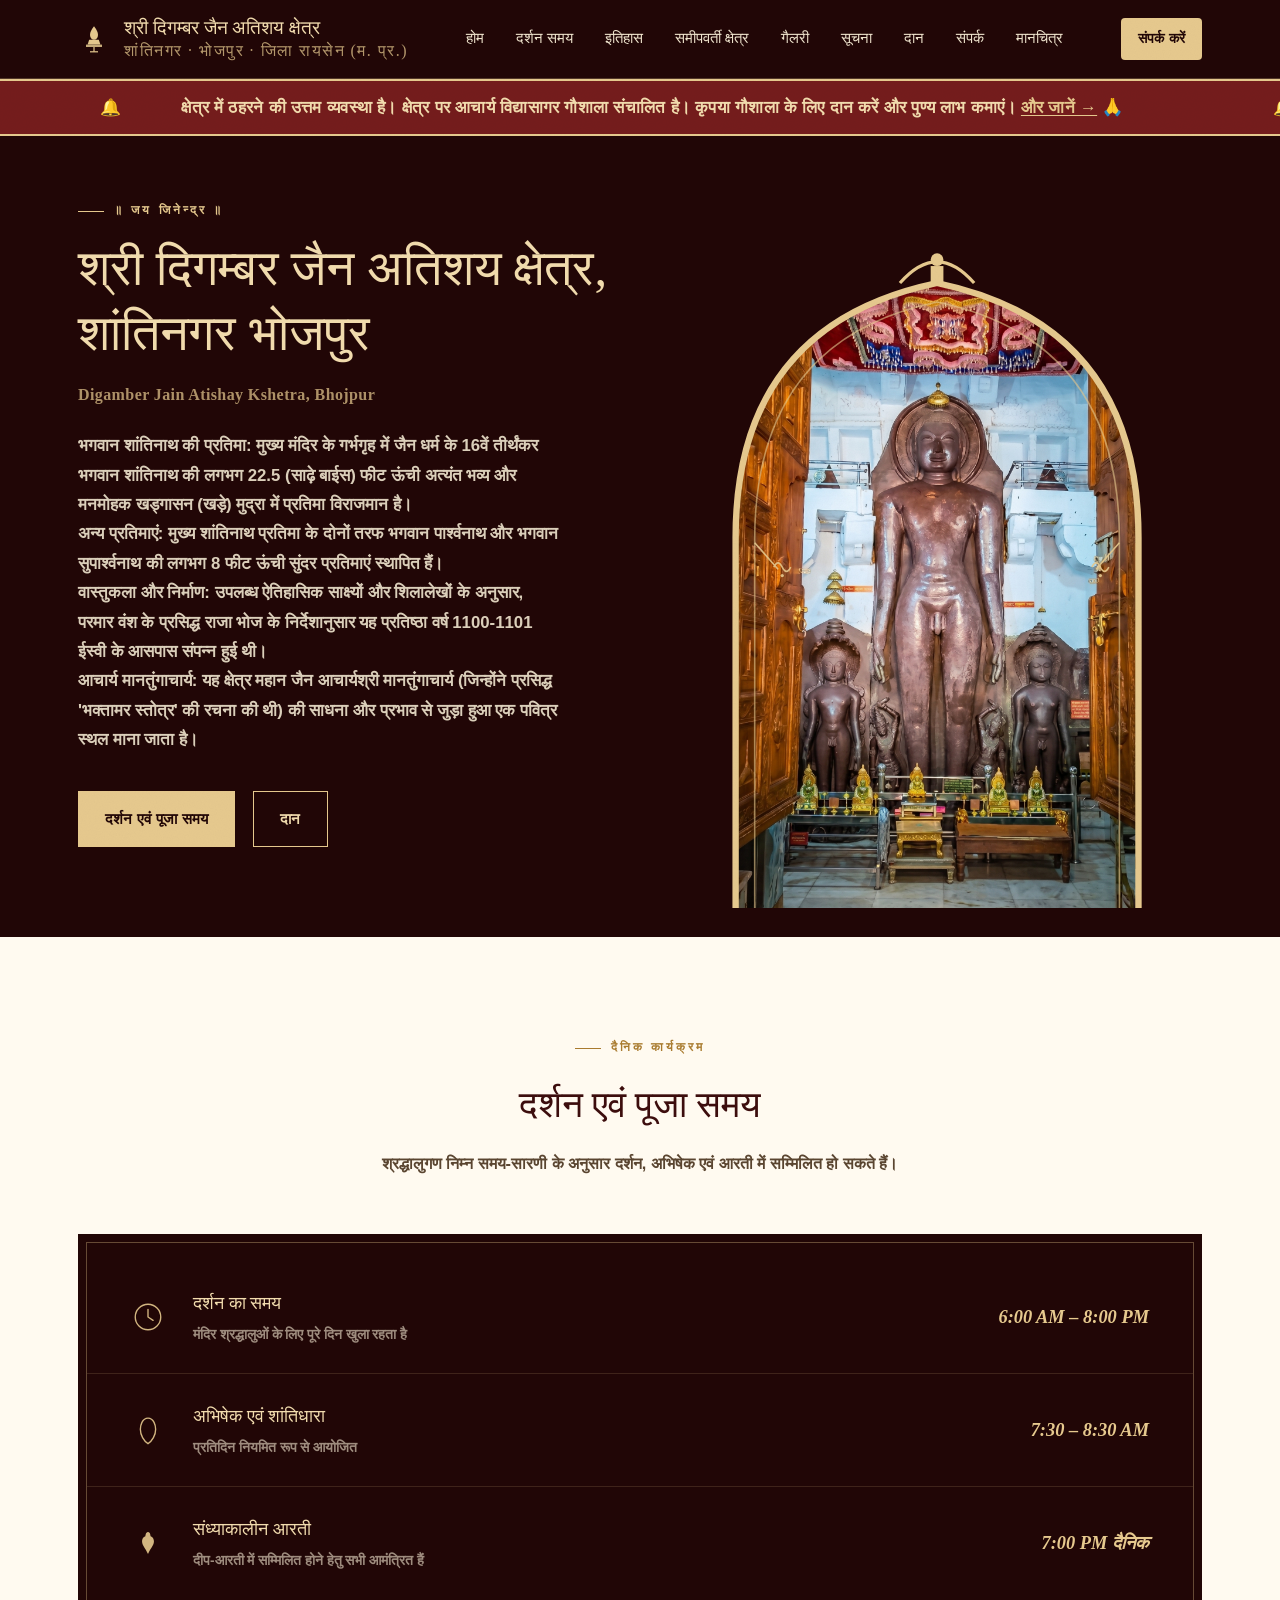
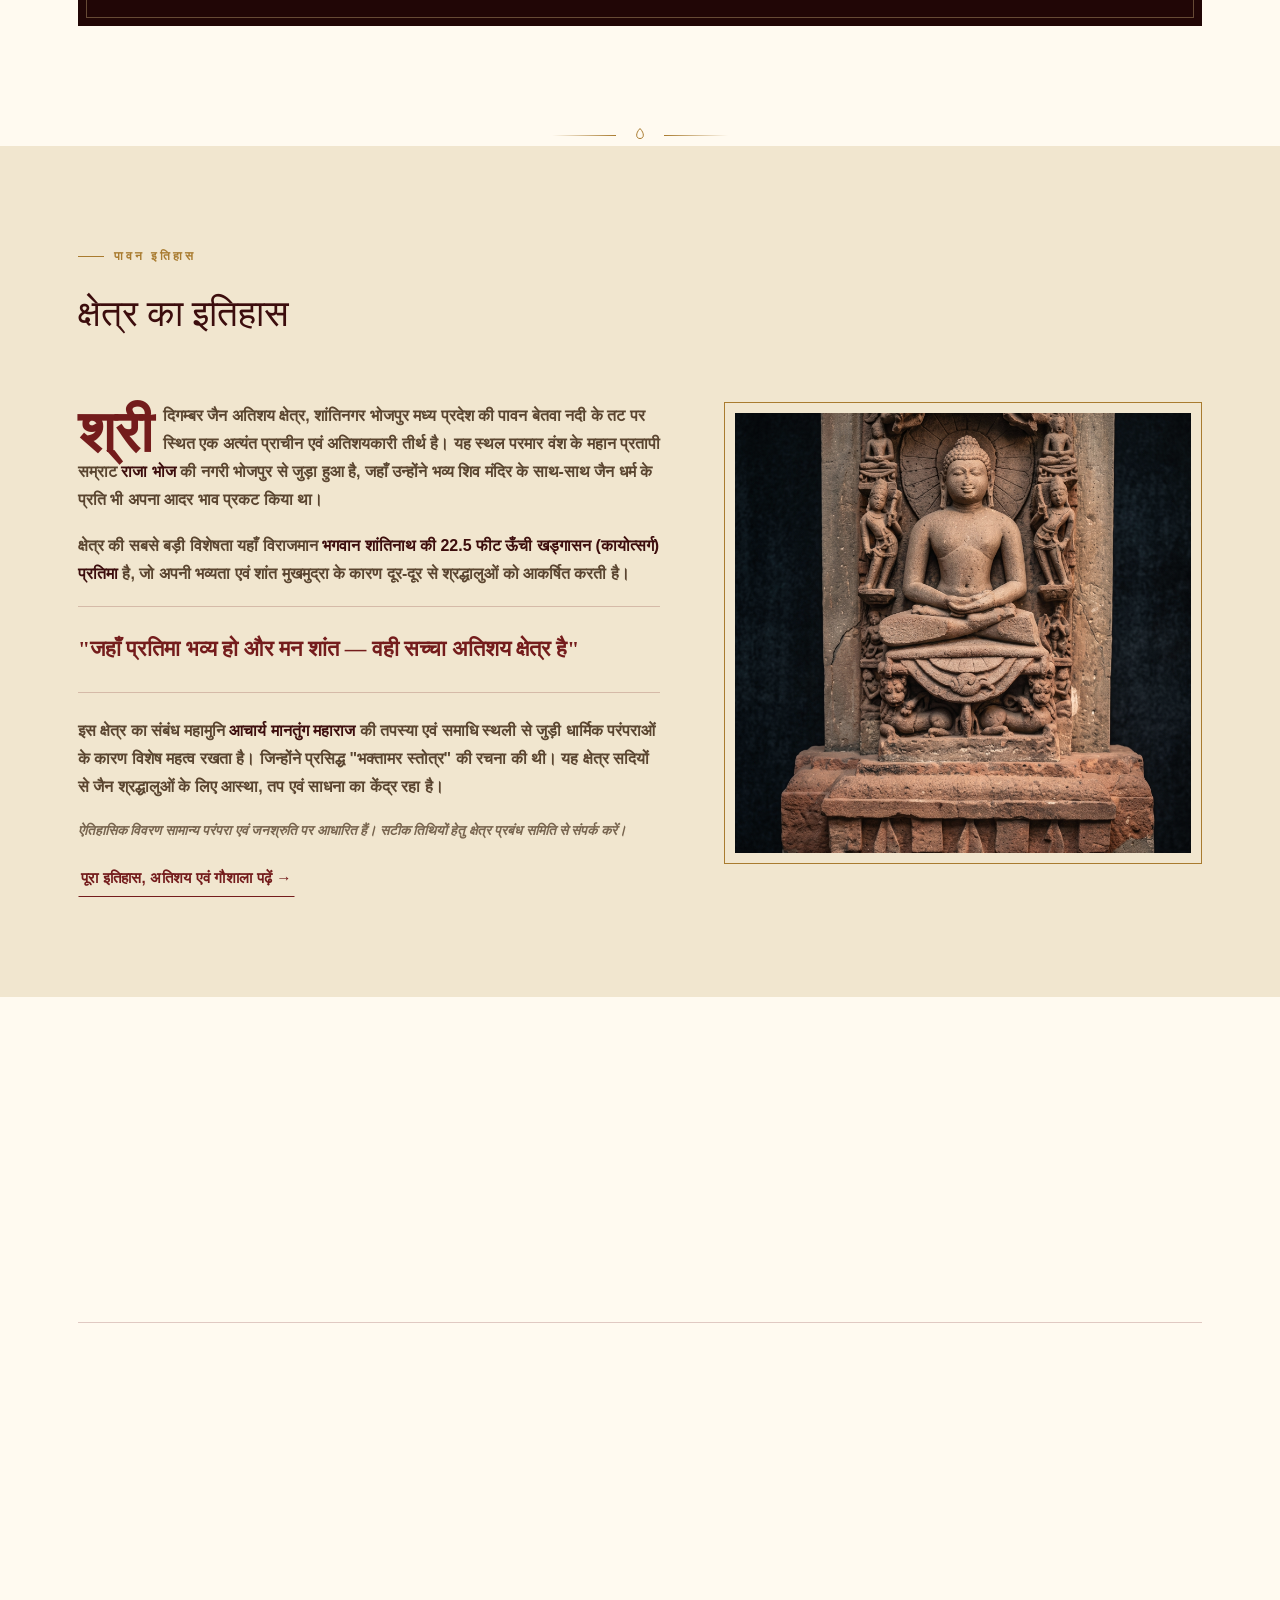
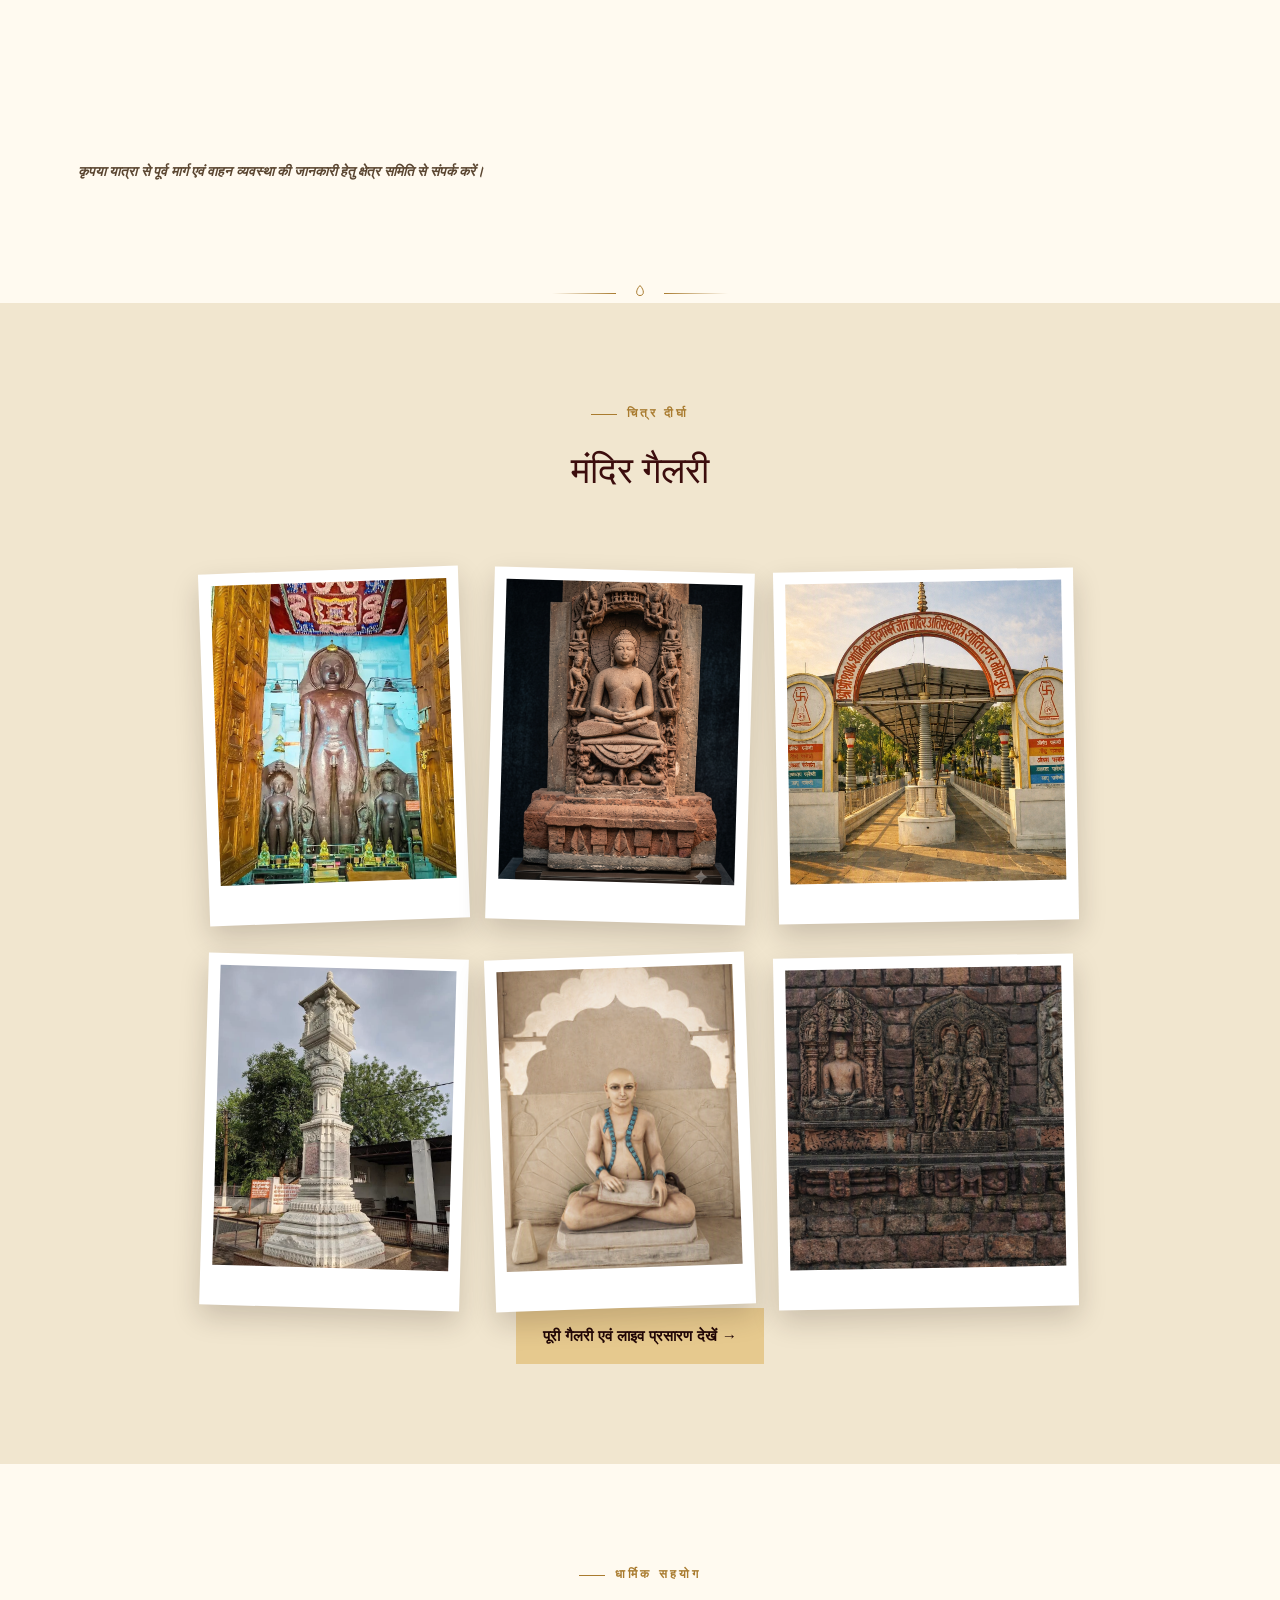
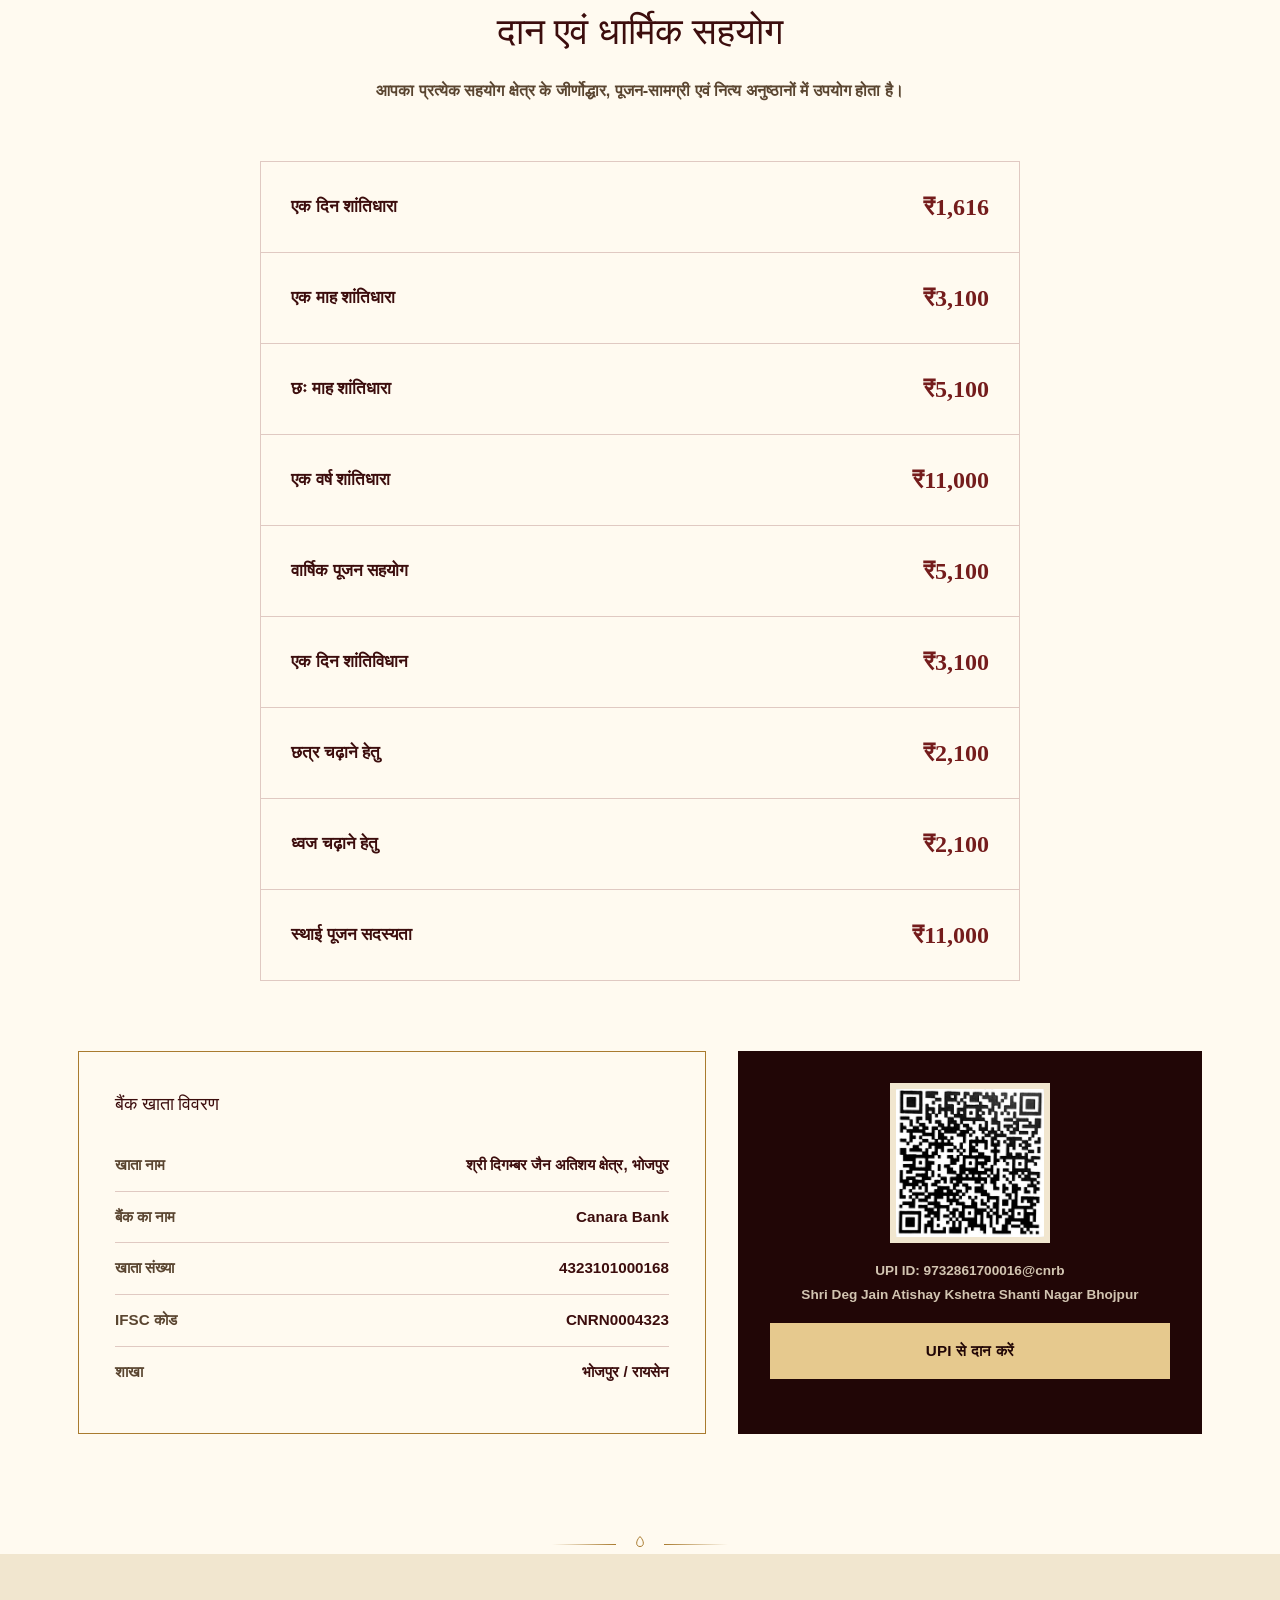
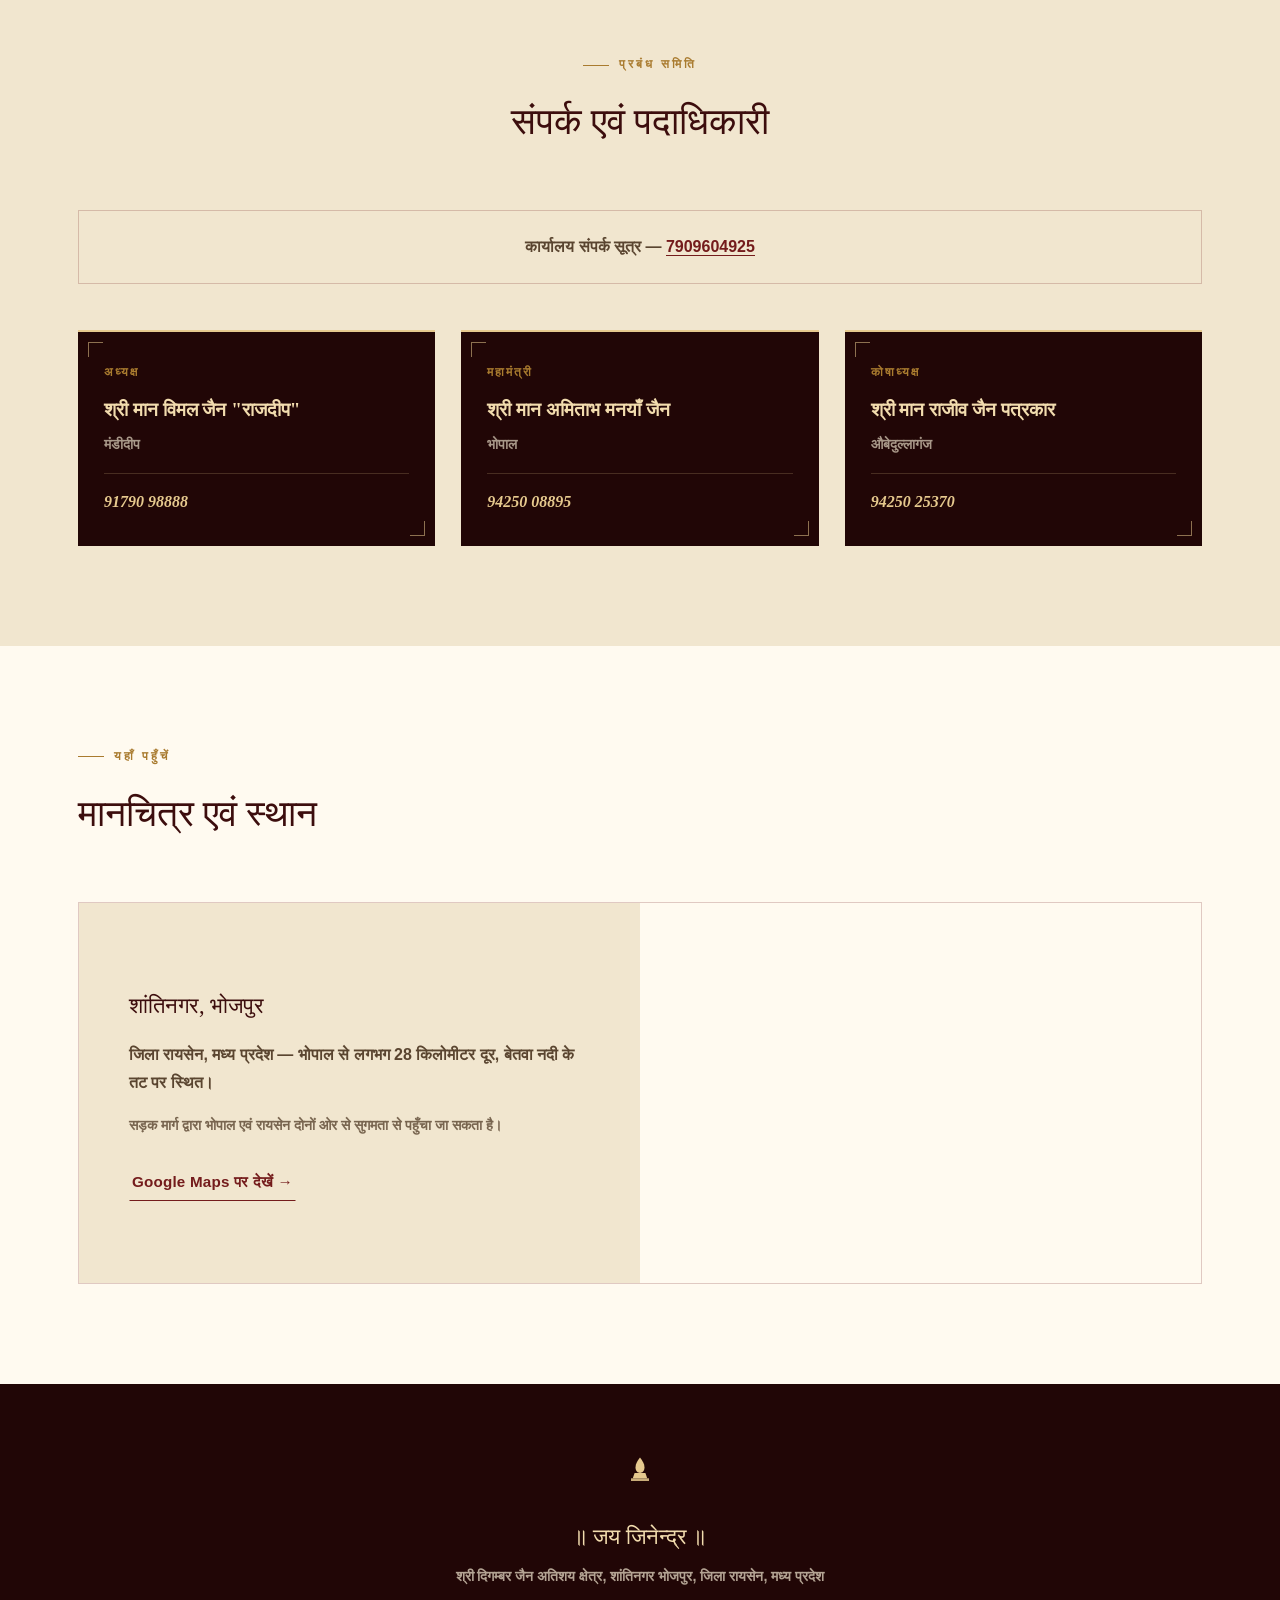
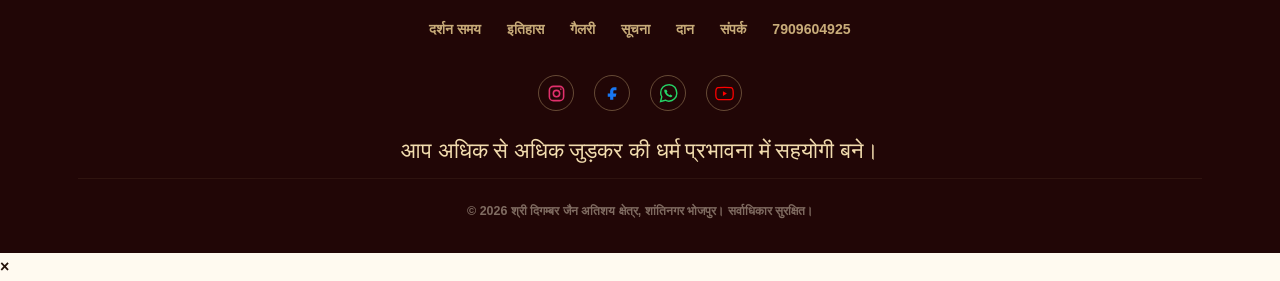
<file: index.html>
<!DOCTYPE html>
<html lang="hi">

<head>
    <meta charset="UTF-8">
    <meta name="viewport" content="width=device-width, initial-scale=1.0">
    <title>श्री दिगम्बर जैन अतिशय क्षेत्र शांतिनगर भोजपुर</title>
    <meta name="description"
        content="श्री दिगम्बर जैन अतिशय क्षेत्र, शांतिनगर भोजपुर — दर्शन समय, इतिहास, गैलरी, दान एवं संपर्क जानकारी।">
    <link rel="preconnect" href="https://fonts.googleapis.com">
    <link rel="preconnect" href="https://fonts.gstatic.com" crossorigin>
    <!-- <link
    href="https://fonts.googleapis.com/css2?family=Rozha+One&family=Hind:wght@300;400;500;600;700&family=EB+Garamond:ital@0;1&display=swap"
    rel="stylesheet"> -->

    <link rel="stylesheet" href="css/style.css">
</head>

<body>

    <header class="site-nav">

        <div class="nav-inner">
            <a href="#top" class="brand" aria-label="मुख पृष्ठ पर जाएँ">
                <svg class="brand-mark" viewBox="0 0 40 40" fill="none" xmlns="http://www.w3.org/2000/svg"
                    aria-hidden="true">
                    <path d="M20 4C17 8 15 11 15 15C15 19 17.5 21 20 21C22.5 21 25 19 25 15C25 11 23 8 20 4Z"
                        fill="#e6c98e" />
                    <path d="M14 21H26L28 27H12L14 21Z" fill="#e6c98e" />
                    <rect x="10" y="27" width="20" height="3" fill="#e6c98e" opacity="0.85" />
                    <path d="M20 30V36" stroke="#e6c98e" stroke-width="1.5" />
                    <path d="M15 36H25" stroke="#e6c98e" stroke-width="1.5" />
                </svg>
                <span class="brand-text">श्री दिगम्बर जैन अतिशय क्षेत्र<small>शांतिनगर &middot; भोजपुर &middot; जिला रायसेन (म. प्र.)</small></span>
            </a>
            <!-- <button class="nav-toggle" id="navToggle" aria-label="मेनू खोलें" aria-expanded="false"
        aria-controls="navLinks">मेनू</button> -->

            <nav class="links" id="navLinks">
                <a href="#top">होम</a>
                <a href="#timings">दर्शन समय</a>
                <a href="history.html">इतिहास</a>
                <a href="#nearby">समीपवर्ती क्षेत्र</a>
                <a href="gallary.html">गैलरी</a>
                <a href="notification.html">सूचना</a>
                <a href="#donate">दान</a>
                <a href="#committee">संपर्क</a>
                <a href="#map">मानचित्र</a>
            </nav>
            <div class="nav-actions">
                <a href="tel:+917909604925" class="btn btn-primary nav-cta" aria-label="संपर्क करें, कॉल करें">
                    <svg class="nav-cta-icon" viewBox="0 0 24 24" aria-hidden="true">
                        <path
                            d="M6.6 10.8c1.4 2.8 3.7 5.1 6.5 6.5l2.2-2.2c.3-.3.7-.4 1-.2 1.1.4 2.3.6 3.6.6.6 0 1.1.5 1.1 1.1V20c0 .6-.5 1.1-1.1 1.1C10.6 21.1 2.9 13.4 2.9 4.2 2.9 3.6 3.4 3.1 4 3.1h3.4c.6 0 1.1.5 1.1 1.1 0 1.2.2 2.4.6 3.6.1.4 0 .8-.2 1L6.6 10.8z"
                            fill="currentColor" />
                    </svg>
                    <span class="nav-cta-text">संपर्क करें</span>
                </a>

                <button class="nav-toggle" id="navToggle" aria-label="मेनू खोलें" aria-expanded="false"
                    aria-controls="navLinks">मेनू</button>
            </div>
        </div>
    </header>

    <!-- ============ बुलेटिन मार्की ============ -->
    <div class="marquee-strip" role="note" aria-label="सूचना पट्टी">
        <div class="marquee-track">
            <span><span class="marquee-marker" aria-hidden="true">🔔</span>क्षेत्र में ठहरने की उत्तम व्यवस्था है। क्षेत्र पर आचार्य विद्यासागर गौशाला संचालित है। कृपया गौशाला के लिए दान
                करें और पुण्य लाभ कमाएं। <a href="history.html#goshala" class="marquee-link">और जानें →</a> 🙏</span>
            <span aria-hidden="true"> <span class="marquee-marker" aria-hidden="true">🔔</span>क्षेत्र में ठहरने की उत्तम व्यवस्था है। क्षेत्र पर आचार्य विद्यासागर गौशाला
                संचालित है। कृपया गौशाला के लिए दान करें और
                पुण्य लाभ कमाएं।<a href="history.html#goshala" class="marquee-link" tabindex="-1">और जानें →</a>
                🙏</span>
        </div>
    </div>


    <!-- ============ सूचना बैनर ============ -->
    <div id="noticeBanner" class="notice-banner" style="display:none;">
        <div class="container notice-banner-inner">
            <span class="notice-banner-icon" aria-hidden="true">📢</span>
            <span class="notice-banner-text" id="noticeBannerText"></span>
            <a href="notification.html" class="notice-banner-link">पूरी सूचना देखें →</a>
        </div>
    </div>
    <section class="hero" id="top">
        <div class="hero-grid">
            <div class="hero-copy reveal in">
                <span class="eyebrow">॥ जय जिनेन्द्र ॥</span>
                <h1>श्री दिगम्बर जैन अतिशय क्षेत्र,<br>शांतिनगर भोजपुर</h1>
                <div class="sub-en"><b>Digamber Jain Atishay Kshetra, Bhojpur</div>
                <p class="lede">भगवान शांतिनाथ की प्रतिमा: मुख्य मंदिर के गर्भगृह में जैन धर्म के 16वें तीर्थंकर भगवान
                    शांतिनाथ
                    की लगभग 22.5 (साढ़े
                    बाईस) फीट ऊंची अत्यंत भव्य और मनमोहक खड्गासन (खड़े) मुद्रा में प्रतिमा विराजमान है।
                    <br>
                    अन्य प्रतिमाएं: मुख्य शांतिनाथ प्रतिमा के दोनों तरफ भगवान पार्श्वनाथ और भगवान सुपार्श्वनाथ की लगभग 8
                    फीट ऊंची
                    सुंदर
                    प्रतिमाएं स्थापित हैं।
                    <br>
                    वास्तुकला और निर्माण: उपलब्ध ऐतिहासिक साक्ष्यों और शिलालेखों के अनुसार, परमार वंश के प्रसिद्ध राजा
                    भोज के
                    निर्देशानुसार
                    यह प्रतिष्ठा वर्ष 1100-1101 ईस्वी के आसपास संपन्न हुई थी।
                    <br>
                    आचार्य मानतुंगाचार्य: यह क्षेत्र महान जैन आचार्यश्री मानतुंगाचार्य (जिन्होंने प्रसिद्ध 'भक्तामर
                    स्तोत्र' की
                    रचना की थी)
                    की साधना और प्रभाव से जुड़ा हुआ एक पवित्र स्थल माना जाता है।
                </p>
                <div class="cta-row">
                    <a href="#timings" class="btn btn-primary">दर्शन एवं पूजा समय</a>
                    <a href="#donate" class="btn btn-outline">दान</a>
                </div>
            </div>
            <div class="hero-art reveal in" aria-hidden="true">
                <svg viewBox="0 0 500 640" xmlns="http://www.w3.org/2000/svg">
                    <defs>
                        <clipPath id="archClip">
                            <path d="M60,640 L60,290 Q60,90 250,50 Q440,90 440,290 L440,640 Z" />
                        </clipPath>
                    </defs>
                    <image href="images/cover_pic.png" x="30" y="20" width="440" height="620"
                        preserveAspectRatio="xMidYMid slice" clip-path="url(#archClip)"></image>
                    <path d="M60,640 L60,290 Q60,90 250,50 Q440,90 440,290 L440,640" fill="none" stroke="#e6c98e"
                        stroke-width="6" />
                    <path d="M78,640 L78,292 Q78,104 250,68 Q422,104 422,292 L422,640" fill="none" stroke="#e6c98e"
                        stroke-width="1.5" opacity="0.6" />
                    <path d="M215,50 Q250,10 285,50" fill="none" stroke="#e6c98e" stroke-width="3" />
                    <circle cx="250" cy="28" r="6" fill="#e6c98e" />
                    <rect x="244" y="34" width="12" height="16" fill="#e6c98e" />
                    <g opacity="0.9">
                        <path d="M78,295 L100,320 M422,295 L400,320" stroke="#e6c98e" stroke-width="1.5" />
                        <path d="M96,318 q4,-8 8,0 q4,8 8,0" fill="none" stroke="#e6c98e" stroke-width="1.5" />
                        <circle cx="104" cy="326" r="1.6" fill="#e6c98e" />
                        <path d="M396,318 q4,-8 8,0 q4,8 8,0" fill="none" stroke="#e6c98e" stroke-width="1.5" />
                        <circle cx="404" cy="326" r="1.6" fill="#e6c98e" />
                    </g>
                </svg>
            </div>
        </div>
    </section>

    <section id="timings">
        <div class="container">
            <div class="section-head center reveal">
                <span class="eyebrow" style="justify-content:center">दैनिक कार्यक्रम</span>
                <h2>दर्शन एवं पूजा समय</h2>
                <p>श्रद्धालुगण निम्न समय-सारणी के अनुसार दर्शन, अभिषेक एवं आरती में सम्मिलित हो सकते हैं।</p>
            </div>
            <div class="tablet reveal">
                <div class="tablet-inner">
                    <div class="tablet-row">
                        <svg class="ic" viewBox="0 0 40 40" fill="none">
                            <circle cx="20" cy="20" r="15" stroke="#e6c98e" stroke-width="1.6" />
                            <path d="M20 11V20L26 24" stroke="#e6c98e" stroke-width="1.6" stroke-linecap="round" />
                        </svg>
                        <div>
                            <h3>दर्शन का समय</h3>
                            <div class="note">मंदिर श्रद्धालुओं के लिए पूरे दिन खुला रहता है</div>
                        </div>
                        <div class="time">6:00 AM – 8:00 PM</div>
                    </div>
                    <div class="tablet-row">
                        <svg class="ic" viewBox="0 0 40 40" fill="none">
                            <path d="M20 6C13 6 11 15 11 19C11 26 15 33 20 36C25 33 29 26 29 19C29 15 27 6 20 6Z"
                                stroke="#e6c98e" stroke-width="1.6" />
                        </svg>
                        <div>
                            <h3>अभिषेक एवं शांतिधारा</h3>
                            <div class="note">प्रतिदिन नियमित रूप से आयोजित</div>
                        </div>
                        <div class="time">7:30 – 8:30 AM</div>
                    </div>
                    <div class="tablet-row">
                        <svg class="ic" viewBox="0 0 40 40" fill="none">
                            <path
                                d="M20 7C17 7 17 12 17 12C17 12 13 13 13 18C13 23 17 26 20 33C23 26 27 23 27 18C27 13 23 12 23 12C23 12 23 7 20 7Z"
                                fill="#e6c98e" />
                        </svg>
                        <div>
                            <h3>संध्याकालीन आरती</h3>
                            <div class="note">दीप-आरती में सम्मिलित होने हेतु सभी आमंत्रित हैं</div>
                        </div>
                        <div class="time">7:00 PM दैनिक</div>
                    </div>
                </div>
            </div>
        </div>
    </section>

    <div class="hr-orn" aria-hidden="true"><span class="line"></span><svg viewBox="0 0 24 24" fill="none">
            <path d="M12 3C9 6 8 9 8 11C8 14 10 15 12 15C14 15 16 14 16 11C16 9 15 6 12 3Z" stroke="#a97b2f"
                stroke-width="1.2" />
        </svg><span class="line r"></span></div>

    <section id="history" class="stone">
        <div class="container">
            <div class="section-head reveal">
                <span class="eyebrow">पावन इतिहास</span>
                <h2>क्षेत्र का इतिहास</h2>
            </div>
            <div class="history-wrap">
                <div class="history-text reveal">
                    <p>श्री दिगम्बर जैन अतिशय क्षेत्र, शांतिनगर भोजपुर मध्य प्रदेश की पावन बेतवा नदी के तट पर स्थित एक
                        अत्यंत
                        प्राचीन एवं अतिशयकारी तीर्थ है। यह स्थल परमार वंश के महान प्रतापी सम्राट <strong>राजा
                            भोज</strong> की नगरी
                        भोजपुर से जुड़ा हुआ है, जहाँ उन्होंने भव्य शिव मंदिर के साथ-साथ जैन धर्म के प्रति भी अपना आदर
                        भाव प्रकट किया
                        था।</p>
                    <p>क्षेत्र की सबसे बड़ी विशेषता यहाँ विराजमान <strong>भगवान शांतिनाथ की 22.5 फीट ऊँची खड्गासन
                            (कायोत्सर्ग)
                            प्रतिमा</strong> है, जो अपनी भव्यता एवं शांत मुखमुद्रा के कारण दूर-दूर से श्रद्धालुओं को
                        आकर्षित करती है।
                    </p>
                    <div class="pullquote">"जहाँ प्रतिमा भव्य हो और मन शांत — वही सच्चा अतिशय क्षेत्र है"</div>
                    <p>इस क्षेत्र का संबंध महामुनि <strong>आचार्य मानतुंग महाराज</strong> की तपस्या एवं समाधि स्थली से
                        जुड़ी
                        धार्मिक परंपराओं के कारण विशेष महत्व रखता है।
                        जिन्होंने प्रसिद्ध "भक्तामर स्तोत्र" की रचना की थी। यह क्षेत्र सदियों से जैन श्रद्धालुओं के लिए
                        आस्था, तप
                        एवं साधना का
                        केंद्र रहा है।</p>
                    <p class="fine-print">ऐतिहासिक विवरण सामान्य परंपरा एवं जनश्रुति पर आधारित हैं। सटीक तिथियों हेतु
                        क्षेत्र
                        प्रबंध समिति से संपर्क करें।</p>
                    <div class="teaser-cta">
                        <a href="history.html" class="btn btn-line">पूरा इतिहास, अतिशय एवं गौशाला पढ़ें →</a>
                    </div>
                </div>
                <figure class="history-fig reveal">
                    <div class="frame">
                        <img src="images/history_fig.png"
                            alt="भगवान शांतिनाथ की विशाल प्रतिमा — यह प्लेसहोल्डर छवि है, कृपया वास्तविक मंदिर फोटो से बदलें">
                    </div>
                </figure>
            </div>
        </div>
    </section>

    <section id="nearby">
        <div class="container">
            <div class="section-head reveal">
                <span class="eyebrow">पहुँच मार्ग</span>
                <h2>समीपवर्ती क्षेत्र</h2>
                <p>भोजपुर पहुँचने के निकटवर्ती पहुँच मार्ग एवं प्रमुख रेलवे स्टेशन नीचे दिए गए हैं, जिनसे होकर श्रद्धालु
                    सुगमता से
                    क्षेत्र तक पहुँच सकते हैं।</p>
            </div>
            <div class="site-list">
                <div class="site-row reveal">
                    <span class="num">01</span>
                    <div>
                        <span class="place">
                            <span class="site-icons">
                                <svg class="site-icon" viewBox="0 0 24 24" aria-hidden="true" title="रेलवे स्टेशन">
                                    <path
                                        d="M12 2C7.6 2 5 3 5 8v7a4 4 0 004 4l-1.5 1.5v.5h9v-.5L15 19a4 4 0 004-4V8c0-5-2.6-6-7-6z"
                                        fill="none" stroke="currentColor" stroke-width="1.6" />
                                    <path d="M5 13h14" stroke="currentColor" stroke-width="1.6" />
                                    <circle cx="8.5" cy="16.2" r="1" fill="currentColor" />
                                    <circle cx="15.5" cy="16.2" r="1" fill="currentColor" />
                                </svg>
                                <svg class="site-icon" viewBox="0 0 24 24" aria-hidden="true" title="हवाई अड्डा">
                                    <path
                                        d="M21 15.5v-2l-8-5V4a1.5 1.5 0 00-3 0v4.5l-8 5v2l8-2.5V18l-2.5 2v1.2l4-1 4 1V20l-2.5-2v-5.5l8 2.5z"
                                        fill="currentColor" />
                                </svg>
                            </span>
                            भोपाल शहर (रेलवे स्टेशन/हवाई अड्डा)· ~1 घंटा (25 kms)
                        </span>
                    </div>
                </div>
                <div class="site-row reveal">
                    <span class="num">02</span>
                    <div>
                        <span class="place">
                            <span class="site-icons">
                                <svg class="site-icon" viewBox="0 0 24 24" aria-hidden="true" title="रेलवे स्टेशन">
                                    <path
                                        d="M12 2C7.6 2 5 3 5 8v7a4 4 0 004 4l-1.5 1.5v.5h9v-.5L15 19a4 4 0 004-4V8c0-5-2.6-6-7-6z"
                                        fill="none" stroke="currentColor" stroke-width="1.6" />
                                    <path d="M5 13h14" stroke="currentColor" stroke-width="1.6" />
                                    <circle cx="8.5" cy="16.2" r="1" fill="currentColor" />
                                    <circle cx="15.5" cy="16.2" r="1" fill="currentColor" />
                                </svg>
                            </span>
                            मंडीदीप (रेलवे स्टेशन) · भोजपुर मार्ग (10 kms)
                        </span>
                    </div>
                </div>
                <div class="site-row reveal">
                    <span class="num">03</span>
                    <div>
                        <span class="place">
                            <span class="site-icons">
                                <svg class="site-icon" viewBox="0 0 24 24" aria-hidden="true" title="रेलवे स्टेशन">
                                    <path
                                        d="M12 2C7.6 2 5 3 5 8v7a4 4 0 004 4l-1.5 1.5v.5h9v-.5L15 19a4 4 0 004-4V8c0-5-2.6-6-7-6z"
                                        fill="none" stroke="currentColor" stroke-width="1.6" />
                                    <path d="M5 13h14" stroke="currentColor" stroke-width="1.6" />
                                    <circle cx="8.5" cy="16.2" r="1" fill="currentColor" />
                                    <circle cx="15.5" cy="16.2" r="1" fill="currentColor" />
                                </svg>
                            </span>
                            औबेदुल्लागंज (रेलवे स्टेशन) · बेतवा तट (18 kms)
                        </span>
                    </div>
                </div>
                <div class="site-row reveal">
                    <span class="num">04</span>
                    <div>
                        <span class="place">
                            <span class="site-icons">
                                <svg class="site-icon" viewBox="0 0 24 24" aria-hidden="true" title="सड़क मार्ग">
                                    <path d="M9 3L5 21" stroke="currentColor" stroke-width="1.6" stroke-linecap="round" />
                                    <path d="M15 3l4 18" stroke="currentColor" stroke-width="1.6" stroke-linecap="round" />
                                    <path d="M11 9h2M10.3 13h3.4M9.6 17h4.8" stroke="currentColor" stroke-width="1.6"
                                        stroke-linecap="round" />
                                </svg>
                            </span>
                            रायसेन (सड़क मार्ग) · 54 kms
                        </span>
                    </div>
                </div>
            </div>
            <p class="nearby-note">कृपया यात्रा से पूर्व मार्ग एवं वाहन व्यवस्था की जानकारी हेतु क्षेत्र समिति से संपर्क
                करें।</p>
        </div>
    </section>

    <div class="hr-orn" aria-hidden="true"><span class="line"></span><svg viewBox="0 0 24 24" fill="none">
            <path d="M12 3C9 6 8 9 8 11C8 14 10 15 12 15C14 15 16 14 16 11C16 9 15 6 12 3Z" stroke="#a97b2f"
                stroke-width="1.2" />
        </svg><span class="line r"></span></div>

    <section id="gallery" class="stone">
        <div class="container">
            <div class="section-head center reveal">
                <span class="eyebrow" style="justify-content:center">चित्र दीर्घा</span>
                <h2>मंदिर गैलरी</h2>
                <!-- <p>नीचे दी गई सभी छवियाँ प्लेसहोल्डर हैं — कृपया वास्तविक मंदिर फोटो से प्रतिस्थापित करें।</p> -->
            </div>
            <div class="collage">
                <figure class="reveal"><img src="images/main_pic.jpeg" alt="">
                    <figcaption></figcaption>
                </figure>
                <figure class="reveal"><img src="images/history_fig.png" alt="">
                    <figcaption></figcaption>
                </figure>
                <figure class="reveal"><img src="images/main_gate.png" alt="">
                    <figcaption></figcaption>
                </figure>
                <figure class=" reveal"><img src="images/maan_sthambh_2.jpeg" alt="">
                    <figcaption></figcaption>
                </figure>
                <figure class="reveal"><img src="images/aacharaya_mangtung.png" alt="">
                    <figcaption></figcaption>
                </figure>
                <figure class="reveal"><img src="images/wall_potrait.png" alt="">
                    <figcaption></figcaption>
                </figure>
            </div>
            <div class="teaser-cta" style="text-align:center;">
                <a href="gallary.html" class="btn btn-primary">पूरी गैलरी एवं लाइव प्रसारण देखें →</a>
            </div>
        </div>
    </section>

    <section id="donate">
        <div class="container">
            <div class="section-head center reveal">
                <span class="eyebrow" style="justify-content:center">धार्मिक सहयोग</span>
                <h2>दान एवं धार्मिक सहयोग</h2>
                <p>आपका प्रत्येक सहयोग क्षेत्र के जीर्णोद्धार, पूजन-सामग्री एवं नित्य अनुष्ठानों में उपयोग होता है।</p>
            </div>

            <div class="ladder reveal">
                <div class="rung">
                    <h3>एक दिन शांतिधारा</h3><span class="amt">₹1,616</span>
                </div>
                <div class="rung">
                    <h3>एक माह शांतिधारा</h3><span class="amt">₹3,100</span>
                </div>
                <div class="rung">
                    <h3>छः माह शांतिधारा</h3><span class="amt">₹5,100</span>
                </div>
                <div class="rung">
                    <h3>एक वर्ष शांतिधारा</h3><span class="amt">₹11,000</span>
                </div>
                <div class="rung">
                    <h3>वार्षिक पूजन सहयोग</h3><span class="amt">₹5,100</span>
                </div>
                <div class="rung">
                    <h3>एक दिन शांतिविधान</h3><span class="amt">₹3,100</span>
                </div>
                <div class="rung">
                    <h3>छत्र चढ़ाने हेतु</h3><span class="amt">₹2,100</span>
                </div>
                <div class="rung">
                    <h3>ध्वज चढ़ाने हेतु</h3><span class="amt">₹2,100</span>
                </div>
                <div class="rung">
                    <h3>स्थाई पूजन सदस्यता</h3><span class="amt">₹11,000</span>
                </div>
            </div>

            <div class="donate-panels">
                <div class="bank-box reveal">
                    <h3>बैंक खाता विवरण</h3>
                    <div class="bank-row"><span>खाता नाम</span><span>श्री दिगम्बर जैन अतिशय क्षेत्र, भोजपुर</span></div>
                    <div class="bank-row"><span>बैंक का नाम</span><span>Canara Bank</span></div>
                    <div class="bank-row"><span>खाता संख्या</span><span>4323101000168</span></div>
                    <div class="bank-row"><span>IFSC कोड</span><span>CNRN0004323</span></div>
                    <div class="bank-row"><span>शाखा</span><span>भोजपुर / रायसेन</span></div>
                </div>
                <!-- <div class="upi-box reveal">
          <img src="/mandir_qr_2.jpeg" alt="UPI दान हेतु QR कोड — प्लेसहोल्डर, कृपया वास्तविक QR कोड से बदलें">
          <p>UPI ID: 9732861700016@cnrb<br><b>Shri Deg Jain Atishay Kshetra Shanti Nagar Bhojpur</b></p>
          <a href="#" class="btn btn-primary">UPI से दान करें</a>
        </div> -->

                <div class="upi-box reveal">
                    <img src="images/mandir_qr_2.jpeg"
                        alt="UPI दान हेतु QR कोड — प्लेसहोल्डर, कृपया वास्तविक QR कोड से बदलें">
                    <p>
                        UPI ID: <a
                            href="upi://pay?pa=9732861700016@cnrb&pn=Shri%20Deg%20Jain%20Atishay%20Kshetra%20Shanti%20Nagar%20Bhojpur&cu=INR"
                            class="upi-link">9732861700016@cnrb</a>
                        <br>
                        <b>Shri Deg Jain Atishay Kshetra Shanti Nagar Bhojpur</b>
                    </p>
                    <a href="upi://pay?pa=9732861700016@cnrb&pn=Shri%20Deg%20Jain%20Atishay%20Kshetra%20Shanti%20Nagar%20Bhojpur&cu=INR"
                        class="btn btn-primary">UPI से दान करें</a>
                </div>

            </div>
        </div>
    </section>

    <div class="hr-orn" aria-hidden="true"><span class="line"></span><svg viewBox="0 0 24 24" fill="none">
            <path d="M12 3C9 6 8 9 8 11C8 14 10 15 12 15C14 15 16 14 16 11C16 9 15 6 12 3Z" stroke="#a97b2f"
                stroke-width="1.2" />
        </svg><span class="line r"></span></div>

    <section id="committee" class="stone">
        <div class="container">
            <div class="section-head center reveal">
                <span class="eyebrow" style="justify-content:center">प्रबंध समिति</span>
                <h2>संपर्क एवं पदाधिकारी</h2>
            </div>
            <div class="committee-lead reveal">कार्यालय संपर्क सूत्र — <a href="tel:+917909604925">7909604925</a></div>
            <div class="plate-grid">
                <div class="plate reveal">
                    <div class="plate-role">अध्यक्ष</div>
                    <div class="plate-name">श्री मान विमल जैन "राजदीप"</div>
                    <div class="plate-place">मंडीदीप</div>
                    <a class="plate-phone" href="tel:+919179098888">91790 98888</a>
                </div>
                <div class="plate reveal">
                    <div class="plate-role">महामंत्री</div>
                    <div class="plate-name">श्री मान अमिताभ मनयाँ जैन</div>
                    <div class="plate-place">भोपाल</div>
                    <a class="plate-phone" href="tel:+919425008895">94250 08895</a>
                </div>
                <div class="plate reveal">
                    <div class="plate-role">कोषाध्यक्ष</div>
                    <div class="plate-name">श्री मान राजीव जैन पत्रकार</div>
                    <div class="plate-place">औबेदुल्लागंज</div>
                    <a class="plate-phone" href="tel:+919425025370">94250 25370</a>
                </div>
            </div>
        </div>
    </section>

    <section id="map">
        <div class="container">
            <div class="section-head reveal">
                <span class="eyebrow">यहाँ पहुँचें</span>
                <h2>मानचित्र एवं स्थान</h2>
            </div>
            <div class="map-wrap reveal">
                <div class="map-info">
                    <h3>शांतिनगर, भोजपुर</h3>
                    <p>जिला रायसेन, मध्य प्रदेश — भोपाल से लगभग 28 किलोमीटर दूर, बेतवा नदी के तट पर स्थित।</p>
                    <p style="opacity:0.8; font-size:0.9rem;">सड़क मार्ग द्वारा भोपाल एवं रायसेन दोनों ओर से सुगमता से
                        पहुँचा जा
                        सकता है।</p>
                    <a href="https://www.google.com/maps/search/?api=1&query=Bhojpur+Jain+Temple+Raisen" target="_blank"
                        rel="noopener" class="btn btn-line">Google Maps पर देखें →</a>
                </div>
                <div class="map-frame">
                    <iframe src="https://www.google.com/maps?q=23.1008587,77.583613&z=16&output=embed" allowfullscreen
                        loading="lazy" referrerpolicy="no-referrer-when-downgrade"
                        title="श्री दिगम्बर जैन अतिशय क्षेत्र भोजपुर का मानचित्र स्थान"></iframe>
                </div>
            </div>
        </div>
    </section>

    <footer id="contact-footer">
        <div class="container">
            <svg class="brand-mark" viewBox="0 0 40 40" fill="none" xmlns="http://www.w3.org/2000/svg"
                aria-hidden="true">
                <path d="M20 4C17 8 15 11 15 15C15 19 17.5 21 20 21C22.5 21 25 19 25 15C25 11 23 8 20 4Z"
                    fill="#e6c98e" />
                <path d="M14 21H26L28 27H12L14 21Z" fill="#e6c98e" />
                <rect x="10" y="27" width="20" height="3" fill="#e6c98e" opacity="0.85" />
            </svg>
            <h3>॥ जय जिनेन्द्र ॥</h3>
            <p class="addr">श्री दिगम्बर जैन अतिशय क्षेत्र, शांतिनगर भोजपुर, जिला रायसेन, मध्य प्रदेश</p>
            <div class="foot-links">
                <a href="#timings">दर्शन समय</a>
                <a href="history.html">इतिहास</a>
                <a href="gallary.html">गैलरी</a>
                <a href="notification.html">सूचना</a>
                <a href="#donate">दान</a>
                <a href="#committee">संपर्क</a>
                <a href="tel:+917909604925">7909604925</a>
            </div>

            <!-- SOCIAL MEDIA ICONS -->
            <div class="social-links">
                <!-- Instagram -->
                <a href="https://www.instagram.com/bhojpurjainmandir?igsi=MWFqejNjMThsd3A1dw==" target="_blank"
                    rel="noopener noreferrer" aria-label="Instagram" class="icon-instagram">
                    <svg viewBox="0 0 24 24" aria-hidden="true">
                        <rect x="3" y="3" width="18" height="18" rx="5" ry="5" fill="none" stroke="currentColor"
                            stroke-width="2" />
                        <circle cx="12" cy="12" r="4" fill="none" stroke="currentColor" stroke-width="2" />
                        <circle cx="17.5" cy="6.5" r="1" fill="currentColor" />
                    </svg>
                </a>

                <!-- Facebook -->
                <a href="https://www.facebook.com/share/1KMn5gtkCP/" target="_blank" rel="noopener noreferrer"
                    aria-label="Facebook" class="icon-facebook">
                    <svg viewBox="0 0 24 24" aria-hidden="true">
                        <path d="M14 8h3V4h-3c-2.8 0-5 2.2-5 5v3H6v4h3v4h4v-4h3l1-4h-4V9c0-.6.4-1 1-1z"
                            fill="currentColor" />
                    </svg>
                </a>

                <!-- WhatsApp -->
                <a href="https://chat.whatsapp.com/BDwOjSt4ggu29MuZAZK6Yb" target="_blank" rel="noopener noreferrer"
                    aria-label="WhatsApp" class="icon-whatsapp">
                    <svg viewBox="0 0 24 24" aria-hidden="true">
                        <path d="M20 4.1A9.9 9.9 0 0 0 12.1 1
                     C6.6 1 2.1 5.5 2.1 11
                     c0 1.8.5 3.6 1.4 5.1L2 22
                     l6-1.5c1.4.8 2.9 1.2 4.5 1.2
                     5.5 0 10-4.5 10-10
                     0-2.7-1-5.2-2.5-7.6z" fill="none" stroke="currentColor" stroke-width="1.8" />
                        <path d="M8.5 7.5c.3-.3.6-.3.9-.1
                     l1.1 1.8c.2.3.1.6-.1.9
                     l-.7.7c.8 1.5 2 2.7 3.5 3.5
                     l.7-.7c.2-.2.6-.3.9-.1
                     l1.8 1.1c.3.2.3.6.1.9
                     -.5.8-1.2 1.2-2.1 1.1
                     -4.1-.6-7.4-3.9-8-8
                     -.1-.9.3-1.7 1-2.1z" fill="currentColor" />
                    </svg>
                </a>

                <!-- YouTube -->
                <a href="https://youtube.com/channel/UCMpEmd3uC0k5vnYtB0uBDTw?si=YQW9wvdhkdDPeEAL" target="_blank"
                    rel="noopener noreferrer" aria-label="YouTube" class="icon-youtube">
                    <svg viewBox="0 0 24 24" aria-hidden="true">
                        <path
                            d="M23 12s0-3.6-.5-5.3c-.3-1-1-1.7-2-2C18.9 4.2 12 4.2 12 4.2s-6.9 0-8.5.5c-1 .3-1.7 1-2 2C1 8.4 1 12 1 12s0 3.6.5 5.3c.3 1 1 1.7 2 2 1.6.5 8.5.5 8.5.5s6.9 0 8.5-.5c1-.3 1.7-1 2-2 .5-1.7.5-5.3.5-5.3z"
                            fill="none" stroke="currentColor" stroke-width="1.6" />
                        <path d="M10 9l5 3-5 3V9z" fill="currentColor" />
                    </svg>
                </a>
            </div>

            <h3>आप अधिक से अधिक जुड़कर की धर्म प्रभावना में सहयोगी बने।</h3>
            <div class="copyright">© <span id="year"></span> श्री दिगम्बर जैन अतिशय क्षेत्र, शांतिनगर भोजपुर। सर्वाधिकार
                सुरक्षित।</div>
        </div>
    </footer>

    <button id="toTop" aria-label="ऊपर जाएँ">↑</button>
    <!-- light box -->
    <div id="lightbox-modal" class="lightbox">
        <span class="close-lightbox">&times;</span>
        <img class="lightbox-content" id="lightbox-img">
        <div id="lightbox-caption"></div>
    </div>
    <!-- light box -->


    <script src="js/script.js" defer></script>

</body>

</html>
</file>
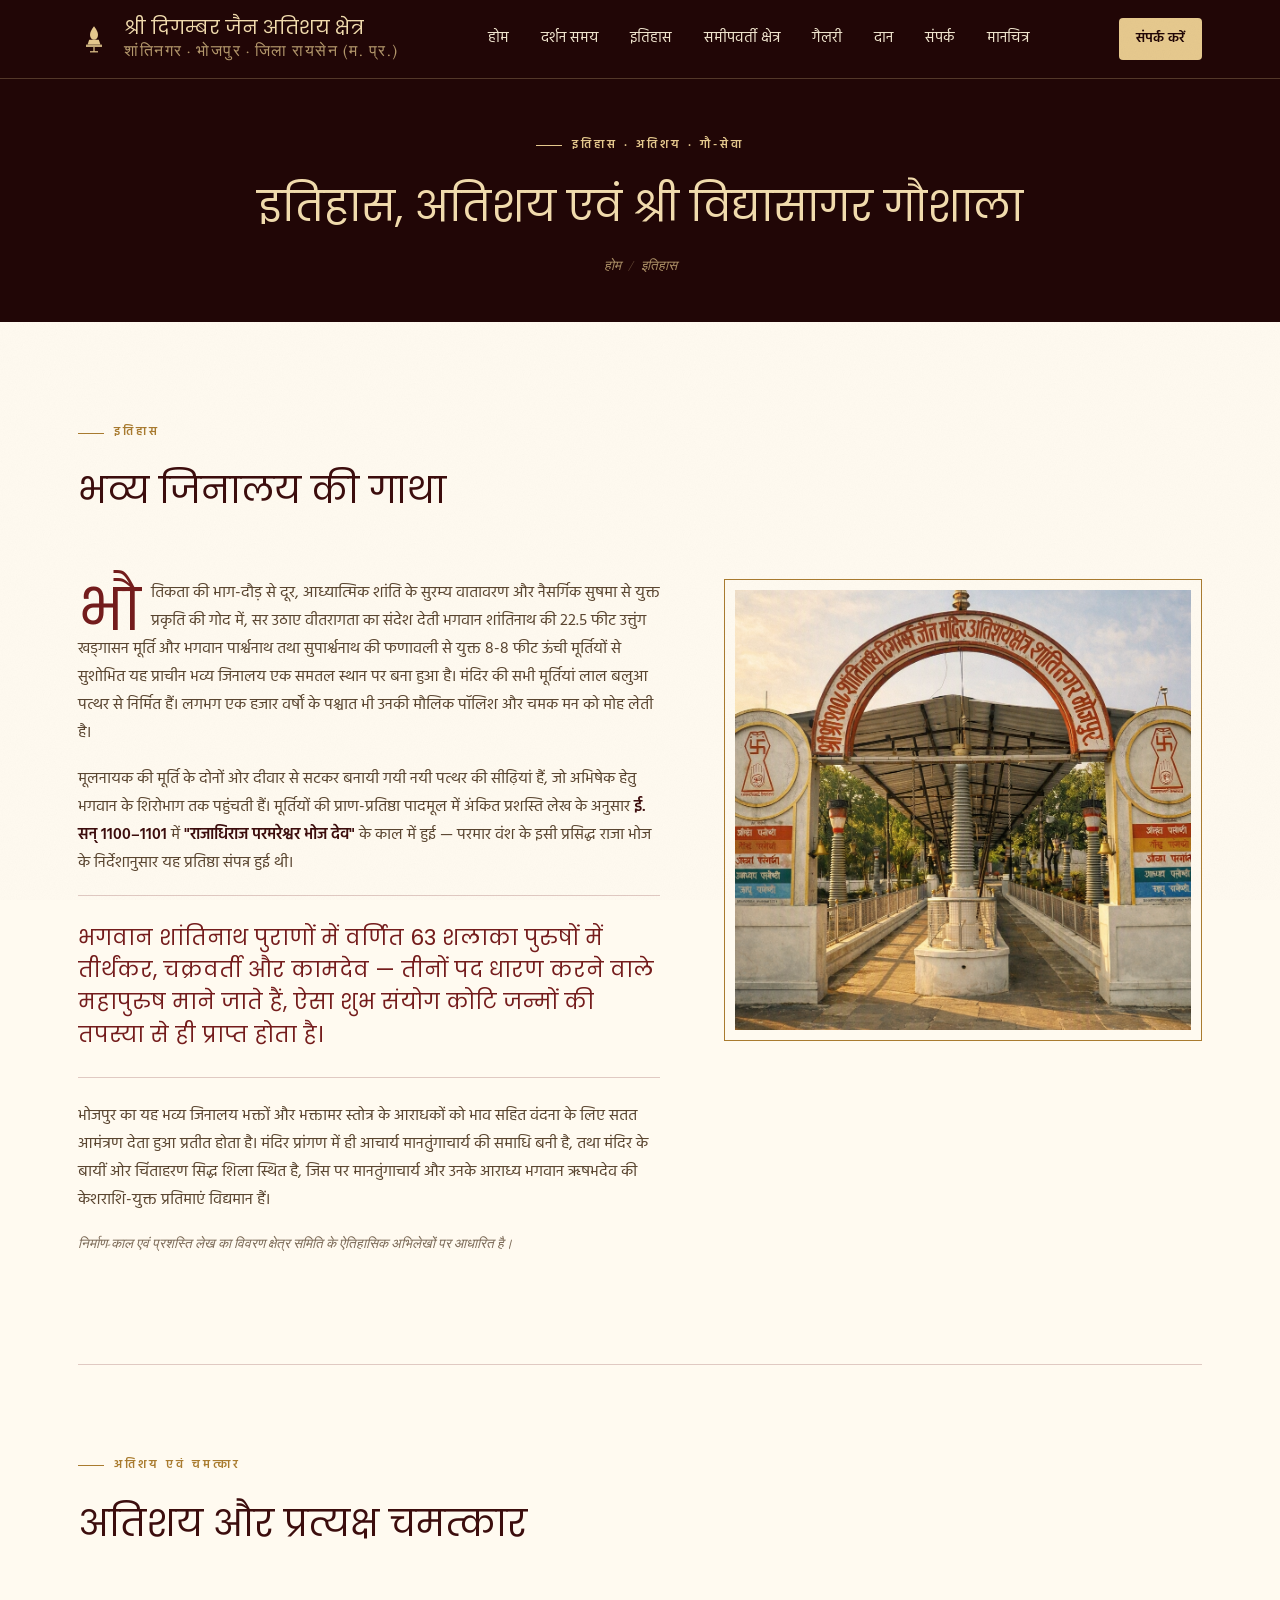
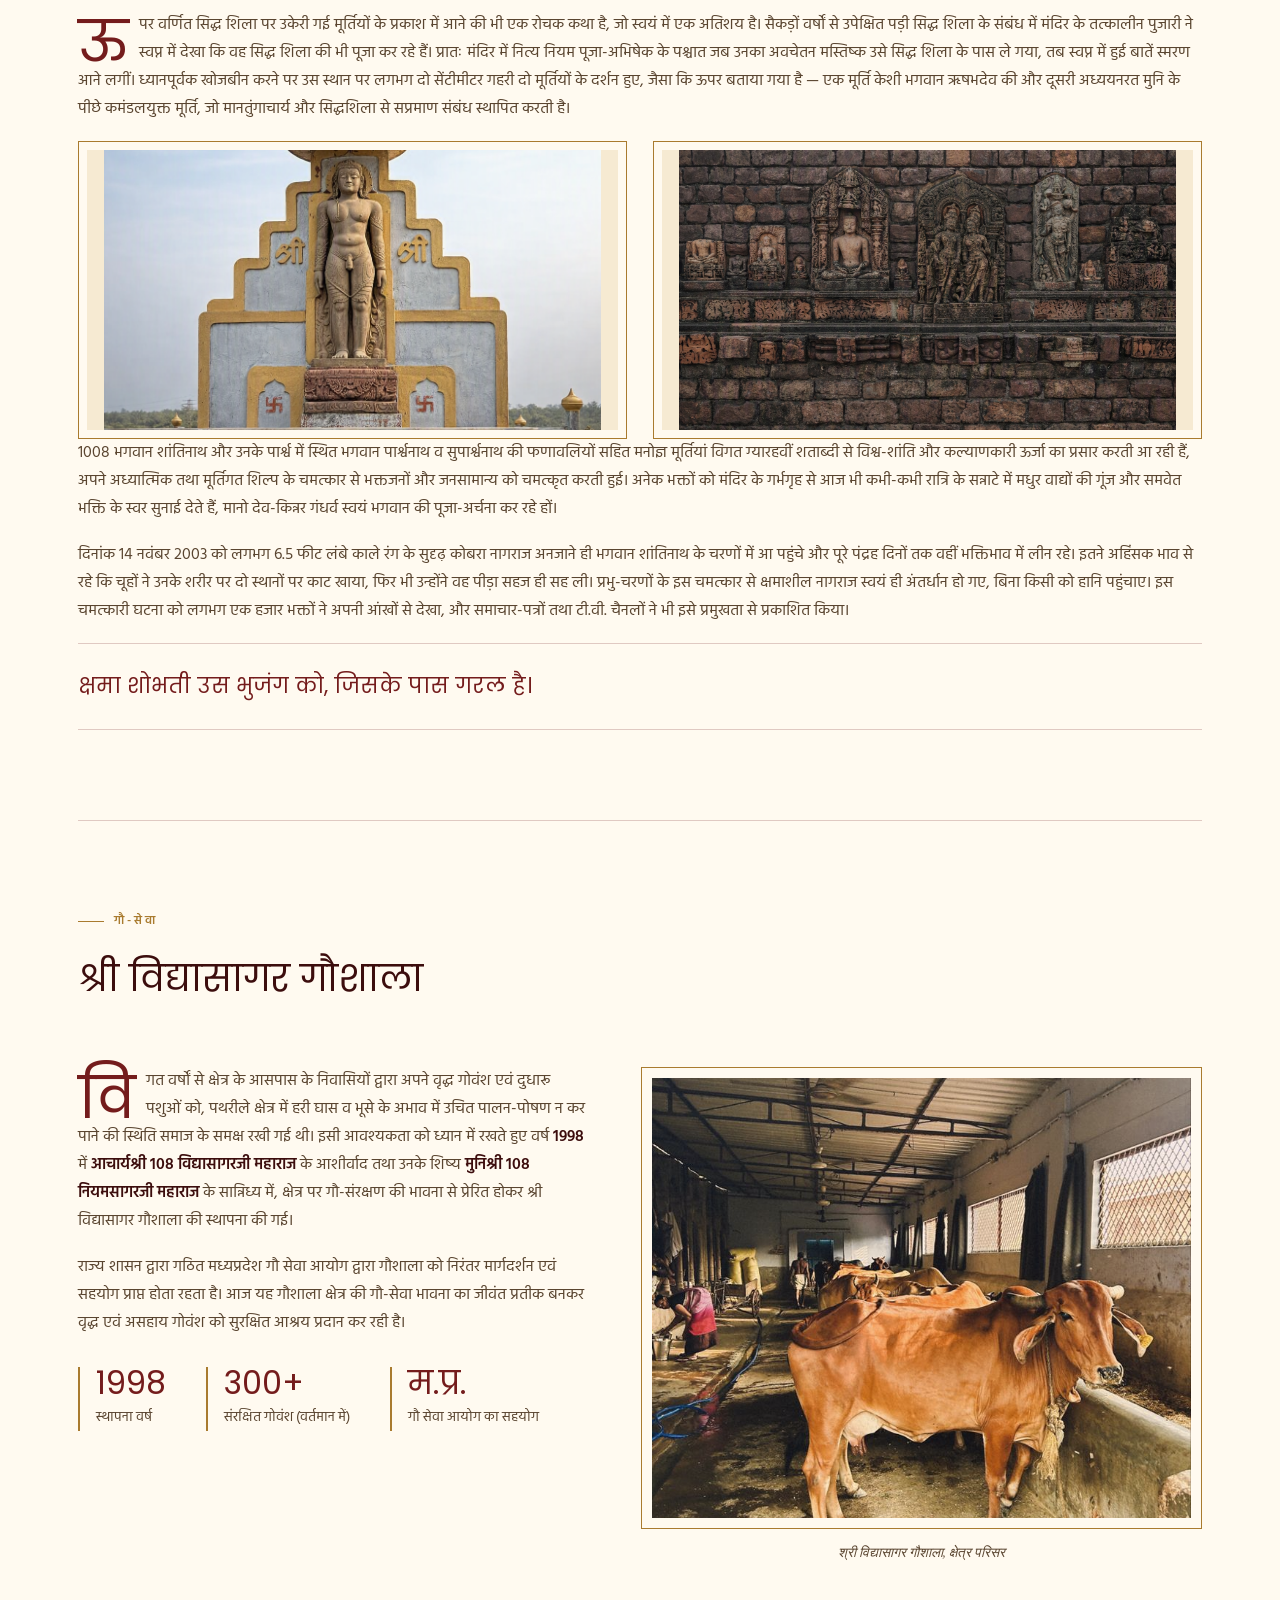
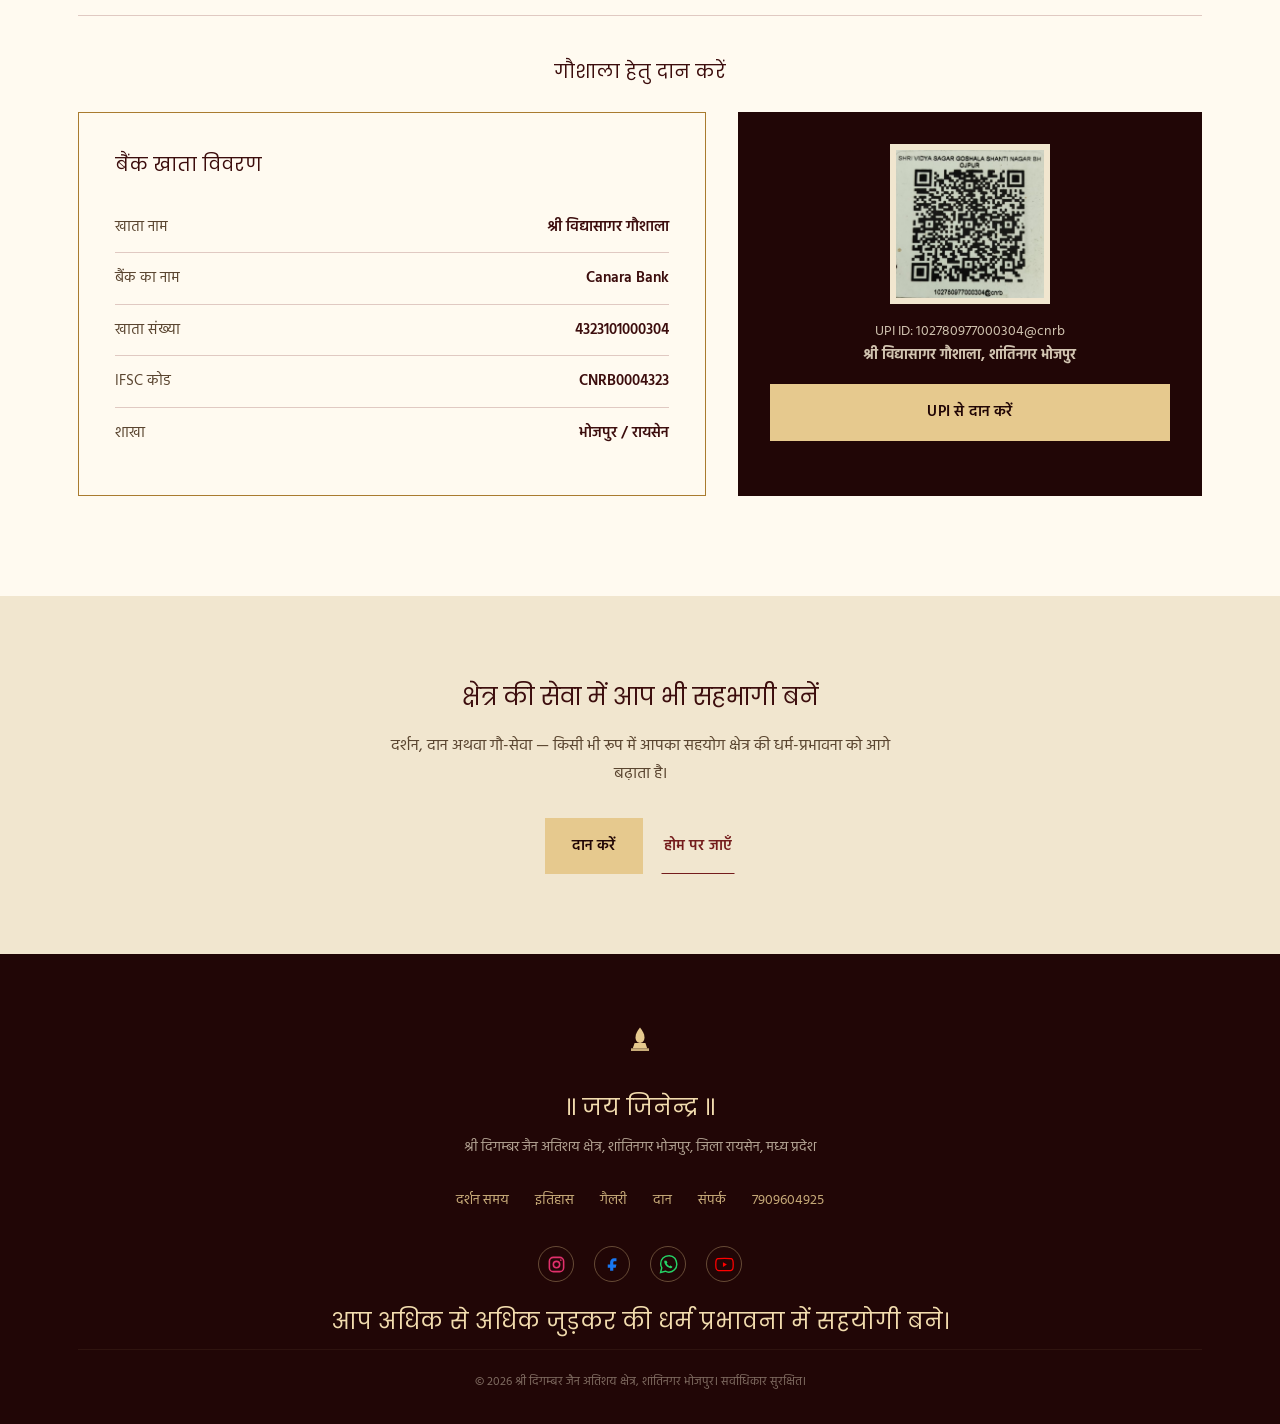
<file: history.html>
<!DOCTYPE html>
<html lang="hi">

<head>
    <meta charset="UTF-8">
    <meta name="viewport" content="width=device-width, initial-scale=1.0">
    <title>इतिहास, अतिशय एवं गौशाला — श्री दिगम्बर जैन अतिशय क्षेत्र, भोजपुर</title>
    <meta name="description"
        content="श्री दिगम्बर जैन अतिशय क्षेत्र शांतिनगर भोजपुर का इतिहास, भव्य जिनालय, अतिशय एवं प्रत्यक्ष चमत्कार, तथा श्री विद्यासागर गौशाला का परिचय।">

    <link rel="preconnect" href="https://fonts.googleapis.com">
    <link rel="preconnect" href="https://fonts.gstatic.com" crossorigin>
    <link
        href="https://fonts.googleapis.com/css2?family=Poppins:wght@400;500;600&family=Hind:wght@400;500;600&family=EB+Garamond:ital@0;1&display=swap"
        rel="stylesheet">

    <link rel="stylesheet" href="css/style.css">
    <link rel="stylesheet" href="css/history.css">
</head>

<body>

    <header class="site-nav">
        <div class="nav-inner">
            <a href="index.html#top" class="brand" aria-label="मुख पृष्ठ पर जाएँ">
                <svg class="brand-mark" viewBox="0 0 40 40" fill="none" xmlns="http://www.w3.org/2000/svg"
                    aria-hidden="true">
                    <path d="M20 4C17 8 15 11 15 15C15 19 17.5 21 20 21C22.5 21 25 19 25 15C25 11 23 8 20 4Z"
                        fill="#e6c98e" />
                    <path d="M14 21H26L28 27H12L14 21Z" fill="#e6c98e" />
                    <rect x="10" y="27" width="20" height="3" fill="#e6c98e" opacity="0.85" />
                    <path d="M20 30V36" stroke="#e6c98e" stroke-width="1.5" />
                    <path d="M15 36H25" stroke="#e6c98e" stroke-width="1.5" />
                </svg>
                <span class="brand-text">श्री दिगम्बर जैन अतिशय क्षेत्र<small>शांतिनगर &middot; भोजपुर &middot; जिला रायसेन (म. प्र.)</small></span>
            </a>

            <nav class="links" id="navLinks">
                <a href="index.html#top">होम</a>
                <a href="index.html#timings">दर्शन समय</a>
                <a href="history.html" aria-current="page">इतिहास</a>
                <a href="index.html#nearby">समीपवर्ती क्षेत्र</a>
                <a href="index.html#gallery">गैलरी</a>
                <a href="index.html#donate">दान</a>
                <a href="index.html#committee">संपर्क</a>
                <a href="index.html#map">मानचित्र</a>
            </nav>

            <div class="nav-actions">
                <a href="tel:+917909604925" class="btn btn-primary nav-cta" aria-label="संपर्क करें, कॉल करें">
                    <svg class="nav-cta-icon" viewBox="0 0 24 24" aria-hidden="true">
                        <path
                            d="M6.6 10.8c1.4 2.8 3.7 5.1 6.5 6.5l2.2-2.2c.3-.3.7-.4 1-.2 1.1.4 2.3.6 3.6.6.6 0 1.1.5 1.1 1.1V20c0 .6-.5 1.1-1.1 1.1C10.6 21.1 2.9 13.4 2.9 4.2 2.9 3.6 3.4 3.1 4 3.1h3.4c.6 0 1.1.5 1.1 1.1 0 1.2.2 2.4.6 3.6.1.4 0 .8-.2 1L6.6 10.8z"
                            fill="currentColor" />
                    </svg>
                    <span class="nav-cta-text">संपर्क करें</span>
                </a>
                <button class="nav-toggle" id="navToggle" aria-label="मेनू खोलें" aria-expanded="false"
                    aria-controls="navLinks">मेनू</button>
            </div>
        </div>
    </header>

    <!-- ============ PAGE BANNER ============ -->
    <section class="page-banner">
        <div class="container">
            <div class="eyebrow">इतिहास · अतिशय · गौ-सेवा</div>
            <h1>इतिहास, अतिशय एवं श्री विद्यासागर गौशाला</h1>
            <div class="breadcrumb">
                <a href="index.html#top">होम</a>
                <span class="sep">/</span>
                <span>इतिहास</span>
            </div>
        </div>
    </section>

    <!-- ============ भव्य जिनालय / इतिहास ============ -->
    <section id="history-full">
        <div class="container">

            <div class="topic-block">
                <div class="section-head">
                    <div class="eyebrow">इतिहास</div>
                    <h2>भव्य जिनालय की गाथा</h2>
                </div>

                <div class="history-wrap">
                    <div class="history-text">
                        <p>भौतिकता की भाग-दौड़ से दूर, आध्यात्मिक शांति के सुरम्य वातावरण और नैसर्गिक सुषमा से युक्त
                            प्रकृति की
                            गोद में, सर उठाए वीतरागता का संदेश देती भगवान शांतिनाथ की 22.5 फीट उत्तुंग खड्गासन मूर्ति और
                            भगवान
                            पार्श्वनाथ तथा सुपार्श्वनाथ की फणावली से युक्त 8-8 फीट ऊंची मूर्तियों से सुशोभित यह प्राचीन
                            भव्य जिनालय
                            एक समतल स्थान पर बना हुआ है। मंदिर की सभी मूर्तियां लाल बलुआ पत्थर से निर्मित हैं। लगभग एक
                            हजार वर्षों के
                            पश्चात भी उनकी मौलिक पॉलिश और चमक मन को मोह लेती है।</p>

                        <p>मूलनायक की मूर्ति के दोनों ओर दीवार से सटकर बनायी गयी नयी पत्थर की सीढ़ियां हैं, जो अभिषेक
                            हेतु भगवान के
                            शिरोभाग तक पहुंचती हैं। मूर्तियों की प्राण-प्रतिष्ठा पादमूल में अंकित प्रशस्ति लेख के अनुसार
                            <strong>ई.
                                सन् 1100–1101</strong> में <strong>"राजाधिराज परमरेश्वर भोज देव"</strong> के काल में हुई
                            — परमार वंश
                            के इसी प्रसिद्ध राजा भोज के निर्देशानुसार यह प्रतिष्ठा संपन्न हुई थी।
                        </p>

                        <div class="pullquote">भगवान शांतिनाथ पुराणों में वर्णित 63 शलाका पुरुषों में तीर्थंकर,
                            चक्रवर्ती और
                            कामदेव — तीनों पद धारण करने वाले महापुरुष माने जाते हैं, ऐसा शुभ संयोग कोटि जन्मों की तपस्या
                            से ही
                            प्राप्त होता है।</div>

                        <p>भोजपुर का यह भव्य जिनालय भक्तों और भक्तामर स्तोत्र के आराधकों को भाव सहित वंदना के लिए सतत
                            आमंत्रण देता
                            हुआ प्रतीत होता है। मंदिर प्रांगण में ही आचार्य मानतुंगाचार्य की समाधि बनी है, तथा मंदिर के
                            बायीं ओर
                            चिंताहरण सिद्ध शिला स्थित है, जिस पर मानतुंगाचार्य और उनके आराध्य भगवान ऋषभदेव की
                            केशराशि-युक्त प्रतिमाएं
                            विद्यमान हैं।</p>

                        <p class="fine-print">निर्माण-काल एवं प्रशस्ति लेख का विवरण क्षेत्र समिति के ऐतिहासिक अभिलेखों
                            पर आधारित
                            है।</p>
                    </div>

                    <figure class="history-fig">
                        <div class="frame">
                            <img src="images/main_gate.png"
                                alt="मंदिर प्रांगण — प्लेसहोल्डर, कृपया वास्तविक फोटो से बदलें">
                        </div>
                        <!-- <figcaption>मंदिर प्रांगण, श्री भोजपुर अतिशय क्षेत्र</figcaption> -->
                    </figure>
                </div>
            </div>

            <!-- ============ अतिशय और प्रत्यक्ष चमत्कार ============ -->
            <div class="topic-block" id="atishay">
                <div class="section-head">
                    <div class="eyebrow">अतिशय एवं चमत्कार</div>
                    <h2>अतिशय और प्रत्यक्ष चमत्कार</h2>
                </div>

                <div class="history-text">
                    <p>ऊपर वर्णित सिद्ध शिला पर उकेरी गई मूर्तियों के प्रकाश में आने की भी एक रोचक कथा है, जो स्वयं में
                        एक
                        अतिशय है। सैकड़ों वर्षों से उपेक्षित पड़ी सिद्ध शिला के संबंध में मंदिर के तत्कालीन पुजारी ने
                        स्वप्न में
                        देखा कि वह सिद्ध शिला की भी पूजा कर रहे हैं। प्रातः मंदिर में नित्य नियम पूजा-अभिषेक के पश्चात
                        जब उनका
                        अवचेतन मस्तिष्क उसे सिद्ध शिला के पास ले गया, तब स्वप्न में हुई बातें स्मरण आने लगीं।
                        ध्यानपूर्वक खोजबीन
                        करने पर उस स्थान पर लगभग दो सेंटीमीटर गहरी दो मूर्तियों के दर्शन हुए, जैसा कि ऊपर बताया गया है —
                        एक मूर्ति
                        केशी भगवान ऋषभदेव की और दूसरी अध्ययनरत मुनि के पीछे कमंडलयुक्त मूर्ति, जो मानतुंगाचार्य और
                        सिद्धशिला से
                        सप्रमाण संबंध स्थापित करती है।</p>

                    <div class="duo-fig">
                        <figure>
                            <div class="frame">
                                <img src="images/landscape_2.png"
                                    alt="श्री मंदिरजी का नवीन प्रवेश द्वार — प्लेसहोल्डर, कृपया वास्तविक फोटो से बदलें">
                            </div>
                            <!-- <figcaption>श्री मंदिरजी का नवीन प्रवेश द्वार</figcaption> -->
                        </figure>
                        <figure>
                            <div class="frame">
                                <img src="/images/wall_potrait.png"
                                    alt="चरणों में चांदी नाग — प्लेसहोल्डर, कृपया वास्तविक फोटो से बदलें">
                            </div>
                            <!-- <figcaption>चरणों में चांदी नाग</figcaption> -->
                        </figure>
                    </div>

                    <p>1008 भगवान शांतिनाथ और उनके पार्श्व में स्थित भगवान पार्श्वनाथ व सुपार्श्वनाथ की फणावलियों सहित
                        मनोज्ञ
                        मूर्तियां विगत ग्यारहवीं शताब्दी से विश्व-शांति और कल्याणकारी ऊर्जा का प्रसार करती आ रही हैं,
                        अपने
                        अध्यात्मिक तथा मूर्तिगत शिल्प के चमत्कार से भक्तजनों और जनसामान्य को चमत्कृत करती हुई। अनेक
                        भक्तों को
                        मंदिर के गर्भगृह से आज भी कभी-कभी रात्रि के सन्नाटे में मधुर वाद्यों की गूंज और समवेत भक्ति के
                        स्वर सुनाई
                        देते हैं, मानो देव-किन्नर गंधर्व स्वयं भगवान की पूजा-अर्चना कर रहे हों।</p>

                    <p>दिनांक 14 नवंबर 2003 को लगभग 6.5 फीट लंबे काले रंग के सुदृढ़ कोबरा नागराज अनजाने ही भगवान
                        शांतिनाथ के
                        चरणों में आ पहुंचे और पूरे पंद्रह दिनों तक वहीं भक्तिभाव में लीन रहे। इतने अहिंसक भाव से रहे कि
                        चूहों ने
                        उनके शरीर पर दो स्थानों पर काट खाया, फिर भी उन्होंने वह पीड़ा सहज ही सह ली। प्रभु-चरणों के इस
                        चमत्कार से
                        क्षमाशील नागराज स्वयं ही अंतर्धान हो गए, बिना किसी को हानि पहुंचाए। इस चमत्कारी घटना को लगभग एक
                        हजार
                        भक्तों ने अपनी आंखों से देखा, और समाचार-पत्रों तथा टी.वी. चैनलों ने भी इसे प्रमुखता से प्रकाशित
                        किया।</p>

                    <div class="pullquote">क्षमा शोभती उस भुजंग को, जिसके पास गरल है।</div>
                </div>
            </div>

            <!-- ============ श्री विद्यासागर गौशाला ============ -->
            <div class="topic-block" id="goshala">
                <div class="section-head">
                    <div class="eyebrow">गौ-सेवा</div>
                    <h2>श्री विद्यासागर गौशाला</h2>
                </div>

                <div class="goshala-wrap">
                    <div class="history-text">
                        <p>विगत वर्षों से क्षेत्र के आसपास के निवासियों द्वारा अपने वृद्ध गोवंश एवं दुधारू पशुओं को,
                            पथरीले
                            क्षेत्र में हरी घास व भूसे के अभाव में उचित पालन-पोषण न कर पाने की स्थिति समाज के समक्ष रखी
                            गई थी। इसी
                            आवश्यकता को ध्यान में रखते हुए वर्ष <strong>1998</strong> में <strong>आचार्यश्री 108
                                विद्यासागरजी
                                महाराज</strong> के आशीर्वाद तथा उनके शिष्य <strong>मुनिश्री 108 नियमसागरजी
                                महाराज</strong> के सान्निध्य
                            में, क्षेत्र पर गौ-संरक्षण की भावना से प्रेरित होकर श्री विद्यासागर गौशाला की स्थापना की गई।
                        </p>

                        <p>राज्य शासन द्वारा गठित मध्यप्रदेश गौ सेवा आयोग द्वारा गौशाला को निरंतर मार्गदर्शन एवं सहयोग
                            प्राप्त
                            होता रहता है। आज यह गौशाला क्षेत्र की गौ-सेवा भावना का जीवंत प्रतीक बनकर वृद्ध एवं असहाय
                            गोवंश को
                            सुरक्षित आश्रय प्रदान कर रही है।</p>

                        <div class="stat-row">
                            <div class="stat">
                                <span class="num">1998</span>
                                <span class="label">स्थापना वर्ष</span>
                            </div>
                            <div class="stat">
                                <span class="num">300+</span>
                                <span class="label">संरक्षित गोवंश (वर्तमान में)</span>
                            </div>
                            <div class="stat">
                                <span class="num">म.प्र.</span>
                                <span class="label">गौ सेवा आयोग का सहयोग</span>
                            </div>
                        </div>
                    </div>

                    <figure class="history-fig">
                        <div class="frame">
                            <img src="images/Gaoshala.jpeg"
                                alt="श्री विद्यासागर गौशाला — प्लेसहोल्डर, कृपया वास्तविक फोटो से बदलें">
                        </div>
                        <figcaption>श्री विद्यासागर गौशाला, क्षेत्र परिसर</figcaption>
                    </figure>
                </div>
                <div class="goshala-donate">
                    <h3 class="goshala-donate-title">गौशाला हेतु दान करें</h3>
                    <div class="donate-panels">
                        <div class="bank-box">
                            <h3>बैंक खाता विवरण</h3>
                            <div class="bank-row"><span>खाता नाम</span><span>श्री विद्यासागर गौशाला</span></div>
                            <div class="bank-row"><span>बैंक का नाम</span><span>Canara Bank</span></div>
                            <div class="bank-row"><span>खाता संख्या</span><span>4323101000304</span></div>
                            <div class="bank-row"><span>IFSC कोड</span><span>CNRB0004323</span></div>
                            <div class="bank-row"><span>शाखा</span><span>भोजपुर / रायसेन</span></div>
                        </div>
                        <div class="upi-box">
                            <img src="images/gaushala_QR.jpeg" alt="श्री विद्यासागर गौशाला UPI QR कोड">
                            <p>UPI ID: 102780977000304@cnrb<br><b>श्री विद्यासागर गौशाला, शांतिनगर भोजपुर</b></p>
                            <a href="upi://pay?pa=102780977000304@cnrb&pn=Shri%20Vidyasagar%20Goshala&cu=INR"
                                class="btn btn-primary">UPI से दान करें</a>
                        </div>
                    </div>
                </div>
            </div>

        </div>
    </section>

    <!-- ============ CLOSING CTA ============ -->
    <section class="cta-strip">
        <div class="container">
            <h2>क्षेत्र की सेवा में आप भी सहभागी बनें</h2>
            <p>दर्शन, दान अथवा गौ-सेवा — किसी भी रूप में आपका सहयोग क्षेत्र की धर्म-प्रभावना को आगे बढ़ाता है।</p>
            <div class="cta-row">
                <a href="index.html#donate" class="btn btn-primary">दान करें</a>
                <a href="index.html#top" class="btn btn-line">होम पर जाएँ</a>
            </div>
        </div>
    </section>

    <footer id="contact-footer">
        <div class="container">
            <svg class="brand-mark" viewBox="0 0 40 40" fill="none" xmlns="http://www.w3.org/2000/svg"
                aria-hidden="true">
                <path d="M20 4C17 8 15 11 15 15C15 19 17.5 21 20 21C22.5 21 25 19 25 15C25 11 23 8 20 4Z"
                    fill="#e6c98e" />
                <path d="M14 21H26L28 27H12L14 21Z" fill="#e6c98e" />
                <rect x="10" y="27" width="20" height="3" fill="#e6c98e" opacity="0.85" />
            </svg>
            <h3>॥ जय जिनेन्द्र ॥</h3>
            <p class="addr">श्री दिगम्बर जैन अतिशय क्षेत्र, शांतिनगर भोजपुर, जिला रायसेन, मध्य प्रदेश</p>
            <div class="foot-links">
                <a href="index.html#timings">दर्शन समय</a>
                <a href="history.html">इतिहास</a>
                <a href="index.html#gallery">गैलरी</a>
                <a href="index.html#donate">दान</a>
                <a href="index.html#committee">संपर्क</a>
                <a href="tel:+917909604925">7909604925</a>
            </div>

            <!-- SOCIAL MEDIA ICONS -->
            <div class="social-links">
                <!-- Instagram -->
                <a href="https://www.instagram.com/bhojpurjainmandir?igsi=MWFqejNjMThsd3A1dw==" target="_blank"
                    rel="noopener noreferrer" aria-label="Instagram" class="icon-instagram">
                    <svg viewBox="0 0 24 24" aria-hidden="true">
                        <rect x="3" y="3" width="18" height="18" rx="5" ry="5" fill="none" stroke="currentColor"
                            stroke-width="2" />
                        <circle cx="12" cy="12" r="4" fill="none" stroke="currentColor" stroke-width="2" />
                        <circle cx="17.5" cy="6.5" r="1" fill="currentColor" />
                    </svg>
                </a>
                <!-- Facebook -->
                <a href="https://www.facebook.com/share/1KMn5gtkCP/" target="_blank" rel="noopener noreferrer"
                    aria-label="Facebook" class="icon-facebook">
                    <svg viewBox="0 0 24 24" aria-hidden="true">
                        <path d="M14 8h3V4h-3c-2.8 0-5 2.2-5 5v3H6v4h3v4h4v-4h3l1-4h-4V9c0-.6.4-1 1-1z"
                            fill="currentColor" />
                    </svg>
                </a>
                <!-- WhatsApp -->
                <a href="https://chat.whatsapp.com/BDwOjSt4ggu29MuZAZK6Yb" target="_blank" rel="noopener noreferrer"
                    aria-label="WhatsApp" class="icon-whatsapp">
                    <svg viewBox="0 0 24 24" aria-hidden="true">
                        <path d="M20 4.1A9.9 9.9 0 0 0 12.1 1
                     C6.6 1 2.1 5.5 2.1 11
                     c0 1.8.5 3.6 1.4 5.1L2 22
                     l6-1.5c1.4.8 2.9 1.2 4.5 1.2
                     5.5 0 10-4.5 10-10
                     0-2.7-1-5.2-2.5-7.6z" fill="none" stroke="currentColor" stroke-width="1.8" />
                        <path d="M8.5 7.5c.3-.3.6-.3.9-.1
                     l1.1 1.8c.2.3.1.6-.1.9
                     l-.7.7c.8 1.5 2 2.7 3.5 3.5
                     l.7-.7c.2-.2.6-.3.9-.1
                     l1.8 1.1c.3.2.3.6.1.9
                     -.5.8-1.2 1.2-2.1 1.1
                     -4.1-.6-7.4-3.9-8-8
                     -.1-.9.3-1.7 1-2.1z" fill="currentColor" />
                    </svg>
                </a>
                <!-- YouTube -->
                <a href="https://youtube.com/channel/UCMpEmd3uC0k5vnYtB0uBDTw?si=YQW9wvdhkdDPeEAL" target="_blank"
                    rel="noopener noreferrer" aria-label="YouTube" class="icon-youtube">
                    <svg viewBox="0 0 24 24" aria-hidden="true">
                        <path
                            d="M23 12s0-3.6-.5-5.3c-.3-1-1-1.7-2-2C18.9 4.2 12 4.2 12 4.2s-6.9 0-8.5.5c-1 .3-1.7 1-2 2C1 8.4 1 12 1 12s0 3.6.5 5.3c.3 1 1 1.7 2 2 1.6.5 8.5.5 8.5.5s6.9 0 8.5-.5c1-.3 1.7-1 2-2 .5-1.7.5-5.3.5-5.3z"
                            fill="none" stroke="currentColor" stroke-width="1.6" />
                        <path d="M10 9l5 3-5 3V9z" fill="currentColor" />
                    </svg>
                </a>
            </div>

            <h3>आप अधिक से अधिक जुड़कर की धर्म प्रभावना में सहयोगी बने।</h3>
            <div class="copyright">© <span id="year"></span> श्री दिगम्बर जैन अतिशय क्षेत्र, शांतिनगर भोजपुर। सर्वाधिकार
                सुरक्षित।</div>
        </div>
    </footer>

    <button id="toTop" aria-label="ऊपर जाएँ">↑</button>

    <script>
        // Year
        document.getElementById('year').textContent = new Date().getFullYear();

        // Nav toggle (hamburger)
        const navToggle = document.getElementById('navToggle');
        const navLinks = document.getElementById('navLinks');
        navToggle.addEventListener('click', () => {
            const isOpen = navLinks.classList.toggle('open');
            navToggle.setAttribute('aria-expanded', isOpen ? 'true' : 'false');
        });
        navLinks.querySelectorAll('a').forEach(a => {
            a.addEventListener('click', () => {
                navLinks.classList.remove('open');
                navToggle.setAttribute('aria-expanded', 'false');
            });
        });

        // Back-to-top button
        const toTop = document.getElementById('toTop');
        window.addEventListener('scroll', () => {
            toTop.classList.toggle('show', window.scrollY > 400);
        });
        toTop.addEventListener('click', () => window.scrollTo({ top: 0, behavior: 'smooth' }));

        // Reveal-on-scroll for topic blocks
        const revealEls = document.querySelectorAll('.topic-block');
        revealEls.forEach(el => el.classList.add('reveal'));
        const io = new IntersectionObserver((entries) => {
            entries.forEach(entry => {
                if (entry.isIntersecting) {
                    entry.target.classList.add('in');
                    io.unobserve(entry.target);
                }
            });
        }, { threshold: 0.15 });
        revealEls.forEach(el => io.observe(el));
    </script>

</body>

</html>
</file>
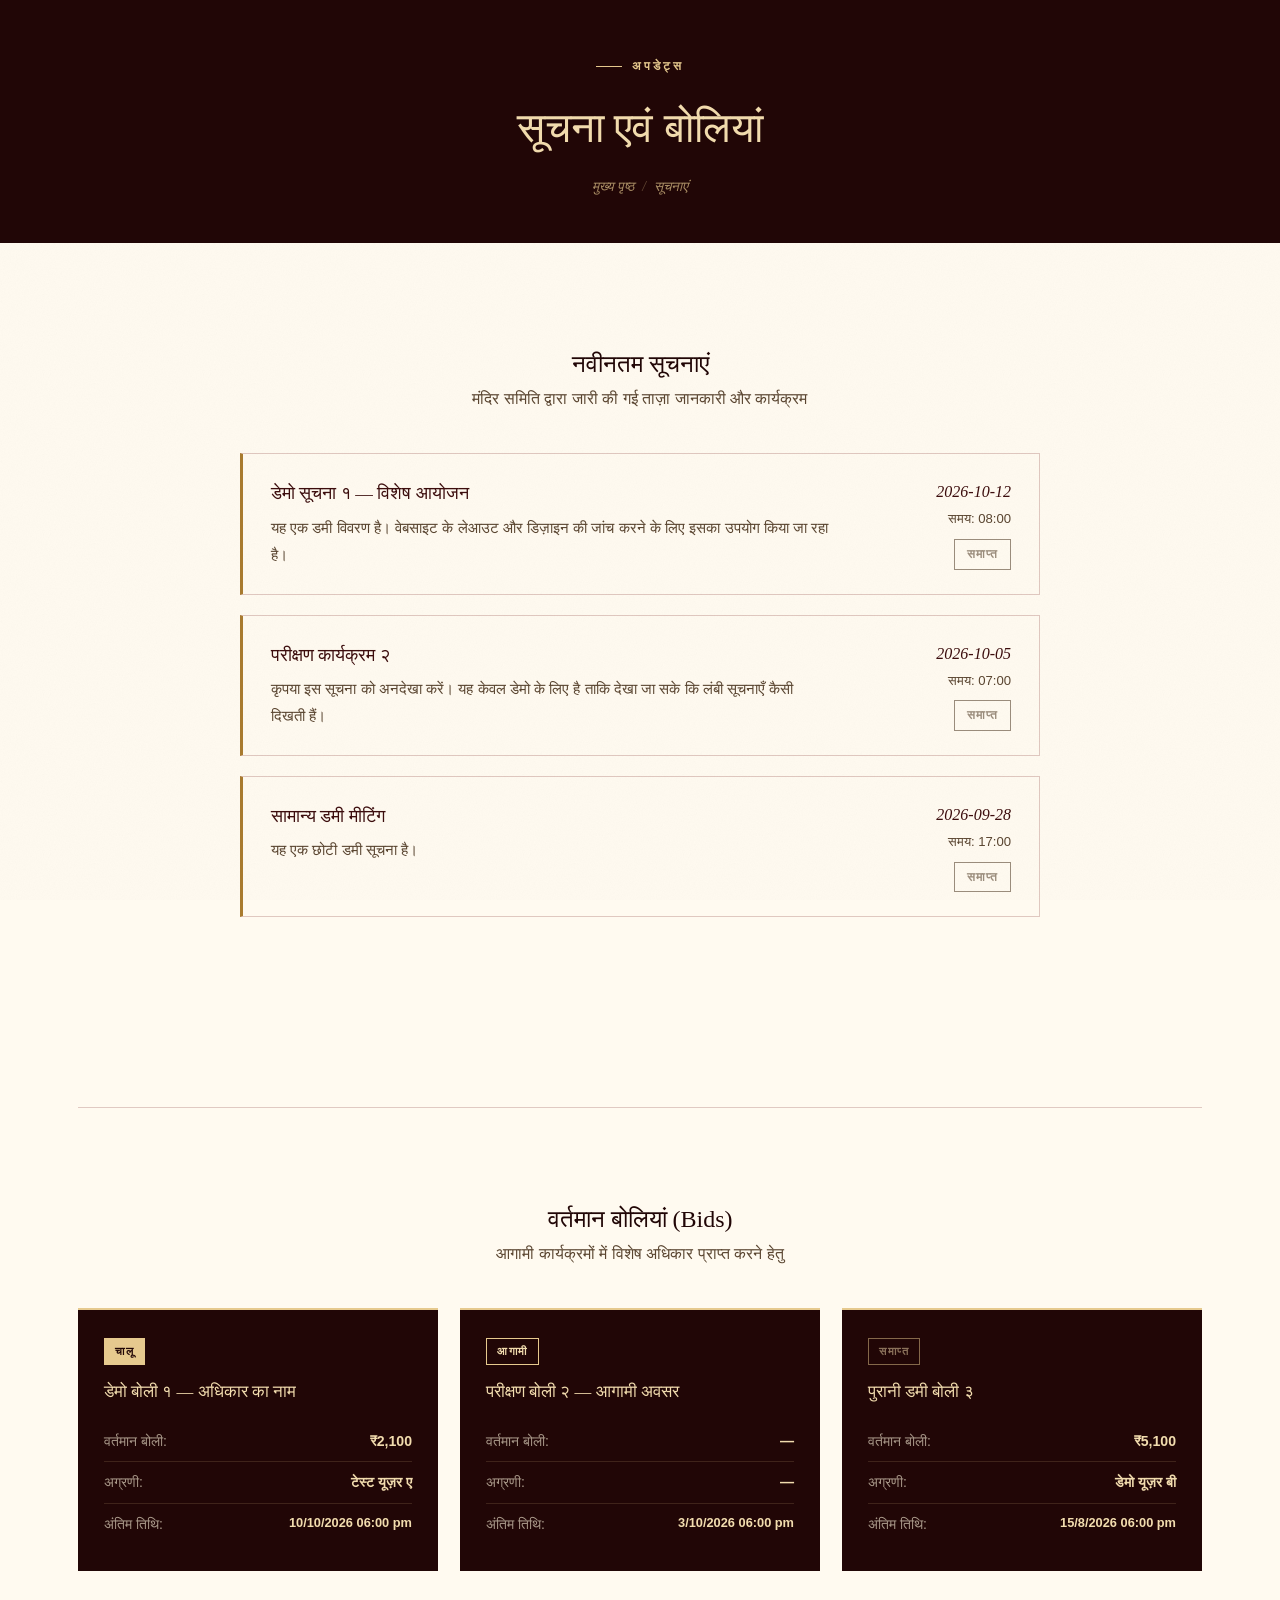
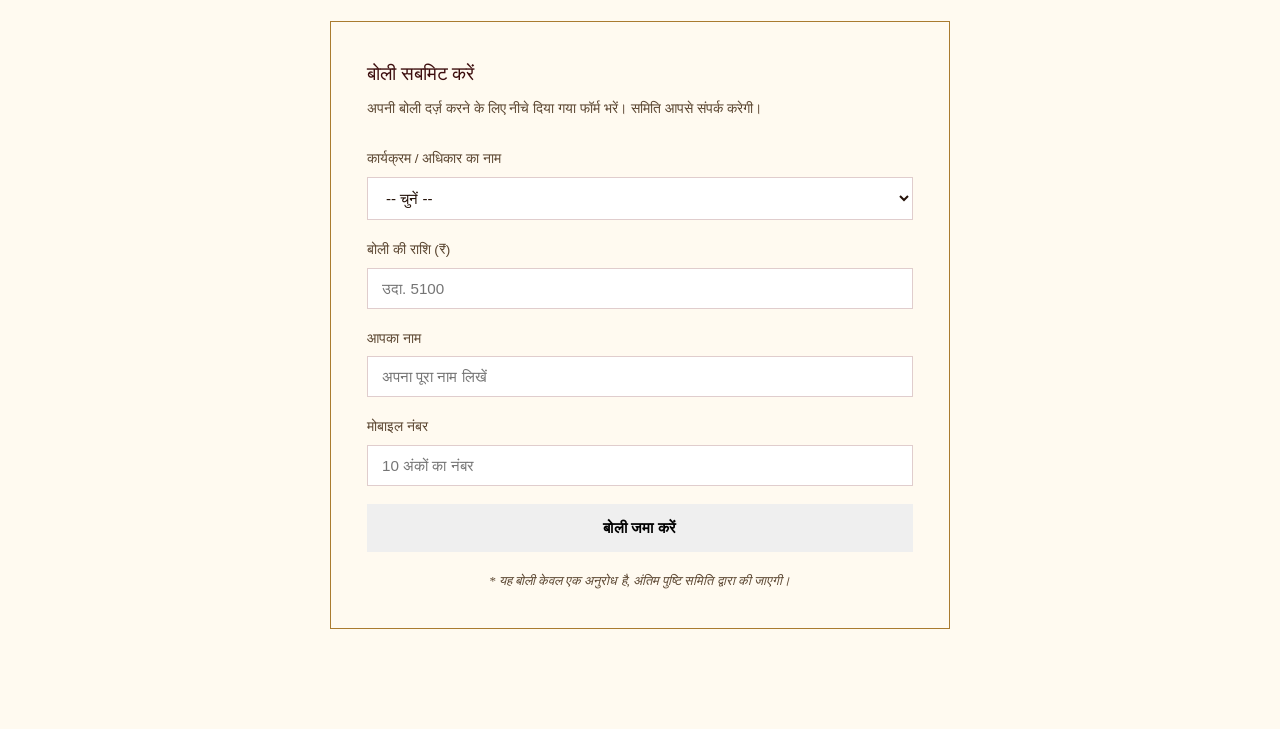
<file: notification.html>
<!DOCTYPE html>
<html lang="hi">

<head>
    <meta charset="UTF-8">
    <meta name="viewport" content="width=device-width, initial-scale=1.0">
    <title>सूचना एवं बोलियां | मंदिर</title>
    <!-- Assuming you have a main style.css for shared styles -->
    <link rel="stylesheet" href="css/style.css">
    <!-- The page-specific CSS you provided -->
    <link rel="stylesheet" href="css/notification.css">
</head>

<body>

    <!-- Page Banner -->
    <header class="page-banner">
        <div class="container">
            <div class="eyebrow">अपडेट्स</div>
            <h1>सूचना एवं बोलियां</h1>
            <div class="breadcrumb">
                <a href="index.html">मुख्य पृष्ठ</a>
                <span class="sep">/</span>
                <span>सूचनाएं</span>
            </div>
        </div>
    </header>

    <main class="container">

        <!-- Notices Section -->
        <section class="topic-block">
            <div style="text-align: center; margin-bottom: 40px;">
                <h2 style="color: var(--maroon-deep); font-family: var(--display);">नवीनतम सूचनाएं</h2>
                <p style="color: var(--ink-soft);">मंदिर समिति द्वारा जारी की गई ताज़ा जानकारी और कार्यक्रम</p>
            </div>

            <!-- This div will be populated by JavaScript -->
            <div id="notice-container" class="notice-list">
                <!-- Fallback if JS fails or data is empty -->
                <div class="empty-note">लोड हो रहा है...</div>
            </div>
        </section>

        <!-- Bidding Section -->
        <section class="topic-block">
            <div style="text-align: center; margin-bottom: 40px;">
                <h2 style="color: var(--maroon-deep); font-family: var(--display);">वर्तमान बोलियां (Bids)</h2>
                <p style="color: var(--ink-soft);">आगामी कार्यक्रमों में विशेष अधिकार प्राप्त करने हेतु</p>
            </div>

            <!-- This grid will be populated by JavaScript -->
            <div id="bid-container" class="bid-grid"></div>

            <!-- Bidding Form (Static) -->
            <div class="bid-form">
                <h3>बोली सबमिट करें</h3>
                <p class="form-note">अपनी बोली दर्ज़ करने के लिए नीचे दिया गया फॉर्म भरें। समिति आपसे संपर्क करेगी।</p>

                <form id="submitBidForm">
                    <div class="form-field">
                        <label for="bid-event">कार्यक्रम / अधिकार का नाम</label>
                        <select id="bid-event" required>
                            <option value="">-- चुनें --</option>
                            <option value="रथयात्रा">रथयात्रा 2026 — प्रथम पूजा</option>
                            <option value="शरद पूर्णिमा">शरद पूर्णिमा शांतिधारा</option>
                        </select>
                    </div>
                    <div class="form-field">
                        <label for="bid-amount">बोली की राशि (₹)</label>
                        <input type="number" id="bid-amount" placeholder="उदा. 5100" required>
                    </div>
                    <div class="form-field">
                        <label for="bid-name">आपका नाम</label>
                        <input type="text" id="bid-name" placeholder="अपना पूरा नाम लिखें" required>
                    </div>
                    <div class="form-field">
                        <label for="bid-phone">मोबाइल नंबर</label>
                        <input type="tel" id="bid-phone" placeholder="10 अंकों का नंबर" required>
                    </div>
                    <button type="submit" class="btn">बोली जमा करें</button>
                    <p class="form-fine-print">* यह बोली केवल एक अनुरोध है, अंतिम पुष्टि समिति द्वारा की जाएगी।</p>
                </form>
            </div>
        </section>

    </main>



    <!-- Script to render the data into the HTML structure -->
    <script>
        document.addEventListener("DOMContentLoaded", () => {

            // 1. Render Notices
            const noticeContainer = document.getElementById("notice-container");
            if (typeof NOTICES !== 'undefined' && NOTICES.length > 0) {
                noticeContainer.innerHTML = ""; // Clear loader

                NOTICES.forEach(notice => {
                    // Logic for badges (demo purposes)
                    const today = new Date().toISOString().split('T')[0];
                    let badgeClass = "upcoming";
                    let badgeText = "आगामी";

                    if (notice.date === today) {
                        badgeClass = "today";
                        badgeText = "आज";
                    } else if (notice.date < today) {
                        badgeClass = "past";
                        badgeText = "समाप्त";
                    }

                    const cardHTML = `
                        <div class="notice-card ${badgeClass === 'today' ? 'is-today' : ''}">
                            <div class="notice-main">
                                <h3>${notice.title}</h3>
                                <p>${notice.desc}</p>
                            </div>
                            <div class="notice-meta">
                                <div class="notice-date">${notice.date}</div>
                                <div class="notice-time">समय: ${notice.time}</div>
                                <div class="badge ${badgeClass}">${badgeText}</div>
                            </div>
                        </div>
                    `;
                    noticeContainer.innerHTML += cardHTML;
                });
            } else {
                noticeContainer.innerHTML = `<div class="empty-note">वर्तमान में कोई नई सूचना नहीं है।</div>`;
            }

            // 2. Render Bids
            const bidContainer = document.getElementById("bid-container");
            if (typeof BIDS !== 'undefined' && BIDS.length > 0) {
                bidContainer.innerHTML = "";

                BIDS.forEach(bid => {
                    let statusClass = bid.status === "चालू" ? "status-live" : (bid.status === "समाप्त" ? "status-closed" : "");

                    // Formatting the date to be more readable
                    let closeDate = new Date(bid.closes);
                    let formattedCloseDate = closeDate.toLocaleDateString('hi-IN') + " " + closeDate.toLocaleTimeString('hi-IN', { hour: '2-digit', minute: '2-digit' });

                    const bidHTML = `
                        <div class="bid-card">
                            <span class="bid-status ${statusClass}">${bid.status}</span>
                            <h3>${bid.event}</h3>
                            <div class="bid-row">
                                <span class="label">वर्तमान बोली:</span>
                                <span class="value">${bid.currentBid}</span>
                            </div>
                            <div class="bid-row">
                                <span class="label">अग्रणी:</span>
                                <span class="value">${bid.leader}</span>
                            </div>
                            <div class="bid-row">
                                <span class="label">अंतिम तिथि:</span>
                                <span class="value" style="font-size: 0.8rem;">${formattedCloseDate}</span>
                            </div>
                        </div>
                    `;
                    bidContainer.innerHTML += bidHTML;
                });
            }
        });
    </script>

    <!-- Load the Data File -->
    <script src="js/notification-data.js"></script>
</body>

</html>
</file>
<file: css/style.css>
:root {
    --maroon: #741c1c;
    --maroon-mid: #5a1414;
    --maroon-dark: #3c0d0d;
    --maroon-deep: #210606;
    --gold: #e6c98e;
    --gold-antique: #a97b2f;
    --gold-bright: #f2dcae;
    --cream: #fffaf0;
    --stone: #f1e6cf;
    --ink: #241209;
    --ink-soft: #5a4530;
    --hair: rgba(116, 28, 28, 0.22);
    --display: 'Poppins', serif;
    --body: 'Hind', sans-serif;
    --serif-en: 'EB Garamond', serif;
}

* {
    box-sizing: border-box;
    margin: 0;
    padding: 0;
}

html {
    scroll-behavior: smooth;
}

@media (prefers-reduced-motion: reduce) {
    html {
        scroll-behavior: auto;
    }

    * {
        animation-duration: .001ms !important;
        transition-duration: .001ms !important;
    }
}

body {
    font-family: var(--body);
    background: var(--cream);
    color: var(--ink);
    line-height: 1.75;
    position: relative;
}

/* paper / stone grain overlay -- the realism layer */
body::before {
    content: "";
    position: fixed;
    inset: 0;
    z-index: 2000;
    pointer-events: none;
    opacity: 0.05;
    mix-blend-mode: multiply;
    background-image: url("data:image/svg+xml;utf8,<svg xmlns='http://www.w3.org/2000/svg' width='160' height='160'><filter id='n'><feTurbulence type='fractalNoise' baseFrequency='0.85' numOctaves='2' stitchTiles='stitch'/><feColorMatrix type='saturate' values='0'/></filter><rect width='100%25' height='100%25' filter='url(%23n)'/></svg>");
}

img {
    max-width: 100%;
    display: block;
}

a {
    color: inherit;
    text-decoration: none;
}

ul {
    list-style: none;
}

h1,
h2,
h3,
.display {
    font-family: var(--display);
    font-weight: 400;
    color: var(--maroon-dark);
}

.container {
    max-width: 1180px;
    margin: 0 auto;
    padding: 0 28px;
}

.eyebrow {
    display: flex;
    align-items: center;
    gap: 10px;
    font-family: var(--body);
    font-weight: 600;
    letter-spacing: 3px;
    color: var(--gold-antique);
    font-size: 0.78rem;
    text-transform: uppercase;
    margin-bottom: 14px;
}

.eyebrow::before {
    content: "";
    width: 26px;
    height: 1px;
    background: var(--gold-antique);
}

/* thin ornamental divider used between sections instead of a repeated skyline band */
.hr-orn {
    display: flex;
    align-items: center;
    justify-content: center;
    gap: 14px;
    margin: 0 auto;
    width: fit-content;
}

.hr-orn .line {
    width: 64px;
    height: 1px;
    background: linear-gradient(90deg, transparent, var(--gold-antique));
}

.hr-orn .line.r {
    background: linear-gradient(90deg, var(--gold-antique), transparent);
}

.hr-orn svg {
    width: 20px;
    height: 20px;
}

/* ============ NAV — BASE (desktop default) ============ */
header.site-nav {
    position: sticky;
    top: 0;
    z-index: 100;
    background: var(--maroon-deep);
    border-bottom: 1px solid rgba(230, 201, 142, 0.25);
}

.nav-inner {
    max-width: 1180px;
    margin: 0 auto;
    padding: 0 28px;
    display: flex;
    align-items: center;
    justify-content: space-between;
    height: 78px;
}

.brand {
    display: flex;
    align-items: center;
    gap: 14px;
    min-width: 0;
}

.brand-mark {
    width: 32px;
    height: 32px;
    flex-shrink: 0;
}

.brand-text {
    color: var(--gold-bright);
    font-family: var(--display);
    font-size: 1.2rem;
    line-height: 1.15;
    min-width: 0;
}

.brand-text small {
    display: block;
    font-family: var(--serif-en);
    font-style: normal;
    font-size: 1rem;
    color: var(--gold);
    letter-spacing: 1.5px;
    opacity: 0.75;
    margin-top: 3px;
}

nav.links {
    display: flex;
    align-items: center;
    gap: 30px;
}

nav.links a {
    color: var(--stone);
    font-size: 0.92rem;
    padding: 4px 1px;
    position: relative;
}

nav.links a::after {
    content: "";
    position: absolute;
    left: 0;
    right: 100%;
    bottom: -6px;
    height: 1px;
    background: var(--gold);
    transition: right 0.3s ease;
}

nav.links a:hover::after,
nav.links a:focus-visible::after {
    right: 0;
}

nav.links a:focus-visible {
    outline: none;
    color: var(--gold-bright);
}

.nav-toggle {
    display: none;
    background: none;
    border: 1px solid var(--gold);
    color: var(--gold-bright);
    font-size: 1.1rem;
    cursor: pointer;
    padding: 7px 12px;
    flex-shrink: 0;
}

.nav-toggle:focus-visible {
    outline: 2px solid var(--gold);
}



/* ============ HERO — gateway framing ============ */
.hero {
    background: var(--maroon-deep);
    position: relative;
    overflow: hidden;
    padding: 64px 0 0;
}

.hero-grid {
    max-width: 1180px;
    margin: 0 auto;
    padding: 0 28px;
    display: grid;
    grid-template-columns: 1.05fr 0.95fr;
    gap: 8px;
    align-items: center;
}

.hero-copy {
    padding-bottom: 90px;
}

.hero .eyebrow {
    color: var(--gold);
}

.hero .eyebrow::before {
    background: var(--gold);
}

.hero h1 {
    font-size: clamp(2.1rem, 4.4vw, 3.15rem);
    color: var(--gold-bright);
    line-height: 1.28;
    margin-bottom: 16px;
}

.hero .sub-en {
    font-family: var(--serif-en);
    font-style: normal;
    color: var(--gold);
    opacity: 0.72;
    font-size: 1rem;
    letter-spacing: 0.4px;
    margin-bottom: 22px;
}

.hero p.lede {
    color: var(--stone);
    opacity: 0.9;
    font-size: 1.05rem;
    max-width: 480px;
    margin-bottom: 36px;
}

.cta-row {
    display: flex;
    gap: 18px;
    flex-wrap: wrap;
}

.btn {
    display: inline-flex;
    align-items: center;
    gap: 9px;
    padding: 14px 26px;
    font-size: 0.95rem;
    font-weight: 600;
    letter-spacing: 0.2px;
    cursor: pointer;
    border: 1px solid transparent;
    transition: all 0.25s;
}

.btn:focus-visible {
    outline: 2px solid var(--gold-bright);
    outline-offset: 3px;
}

.btn-primary {
    background: var(--gold);
    color: var(--maroon-deep);
}

.btn-primary:hover {
    background: var(--gold-bright);
    transform: translateY(-2px);
}

.btn-outline {
    background: transparent;
    color: var(--gold-bright);
    border-color: var(--gold);
}

.btn-outline:hover {
    background: rgba(230, 201, 142, 0.1);
    transform: translateY(-2px);
}

.btn-line {
    background: transparent;
    color: var(--maroon);
    border-bottom: 1px solid var(--maroon);
    padding: 4px 2px;
    border-radius: 0;
}

.btn-line:hover {
    color: var(--gold-antique);
    border-color: var(--gold-antique);
}

/* the arch-framed hero art -- signature element */
.hero-art {
    position: relative;
    align-self: end;
}

.hero-art svg {
    width: 100%;
    height: auto;
    display: block;
}

/* ============ SECTION shared ============ */
section {
    padding: 100px 0;
    position: relative;
}

section.stone {
    background: var(--stone);
}

.section-head {
    max-width: 620px;
    margin: 0 0 56px;
}

.section-head.center {
    margin: 0 auto 56px;
    text-align: center;
}

.section-head h2 {
    font-size: clamp(1.75rem, 3.2vw, 2.3rem);
    margin-bottom: 12px;
}

.section-head p {
    color: var(--ink-soft);
    font-size: 1.02rem;
}

.reveal {
    opacity: 0;
    transform: translateY(22px);
    transition: opacity 0.7s ease, transform 0.7s ease;
}

.reveal.in {
    opacity: 1;
    transform: translateY(0);
}

/* ============ TIMINGS -- inscribed tablet, not cards ============ */
.tablet {
    background: var(--maroon-deep);
    padding: 8px;
    position: relative;
}

.tablet-inner {
    border: 1px solid rgba(230, 201, 142, 0.35);
    padding: 18px 0;
}

.tablet-row {
    display: grid;
    grid-template-columns: auto 1fr auto;
    align-items: center;
    gap: 28px;
    padding: 26px 44px;
    border-bottom: 1px solid rgba(230, 201, 142, 0.15);
}

.tablet-row:last-child {
    border-bottom: none;
}

.tablet-row .ic {
    width: 34px;
    height: 34px;
    opacity: 0.9;
}

.tablet-row h3 {
    color: var(--gold-bright);
    font-size: 1.15rem;
    margin-bottom: 4px;
}

.tablet-row .note {
    color: var(--stone);
    opacity: 0.6;
    font-size: 0.85rem;
}

.tablet-row .time {
    font-family: var(--serif-en);
    font-style: italic;
    color: var(--gold);
    font-size: 1.15rem;
    text-align: right;
    white-space: nowrap;
}

@media (max-width:640px) {
    .tablet-row {
        grid-template-columns: auto 1fr;
        padding: 22px 22px;
    }

    .tablet-row .time {
        grid-column: 1/3;
        text-align: left;
        margin-top: 8px;
        font-size: 1.05rem;
    }
}

/* ============ HISTORY ============ */
.history-wrap {
    display: grid;
    grid-template-columns: 1fr 0.82fr;
    gap: 64px;
    align-items: start;
}

.history-text p {
    margin-bottom: 18px;
    color: var(--ink-soft);
}

.history-text strong {
    color: var(--maroon-dark);
    font-weight: 600;
}

.history-text p:first-of-type::first-letter {
    font-family: var(--display);
    font-size: 3.6rem;
    color: var(--maroon);
    float: left;
    line-height: 0.8;
    padding: 8px 10px 0 0;
}

.pullquote {
    font-family: var(--display);
    font-size: 1.35rem;
    color: var(--maroon);
    line-height: 1.5;
    padding: 26px 0;
    margin: 8px 0 24px;
    border-top: 1px solid var(--hair);
    border-bottom: 1px solid var(--hair);
}

.fine-print {
    font-family: var(--serif-en);
    font-style: italic;
    color: var(--ink-soft);
    font-size: 0.85rem;
    opacity: 0.8;
}

.history-fig {
    position: relative;
}

.history-fig .frame {
    border: 1px solid var(--gold-antique);
    padding: 10px;
}

.history-fig img {
    width: 100%;
    height: 440px;
    object-fit: cover;
    filter: sepia(8%) saturate(92%);
}

.history-fig figcaption {
    margin-top: 12px;
    font-family: var(--serif-en);
    font-style: italic;
    color: var(--ink-soft);
    font-size: 0.85rem;
    text-align: center;
}

@media (max-width:900px) {
    .history-wrap {
        grid-template-columns: 1fr;
    }

    .history-fig {
        order: -1;
    }
}

/* ============ NEARBY -- numbered site list ============ */
.site-list {
    border-top: 1px solid var(--hair);
}

.site-row {
    display: grid;
    grid-template-columns: 90px 1fr;
    gap: 28px;
    padding: 34px 0;
    border-bottom: 1px solid var(--hair);
}

.site-row .num {
    font-family: var(--display);
    font-size: 2.1rem;
    color: var(--gold-antique);
    opacity: 0.55;
    line-height: 1;
}

.site-row h3 {
    font-size: 1.15rem;
    margin-bottom: 6px;
}

.site-row .place {
    color: var(--gold-antique);
    font-size: 0.8rem;
    font-weight: 600;
    letter-spacing: 1px;
    text-transform: uppercase;
    margin-bottom: 8px;
    display: block;
}

.site-row p {
    color: var(--ink-soft);
    font-size: 0.95rem;
    max-width: 640px;
}

.nearby-note {
    color: var(--ink-soft);
    font-size: 0.85rem;
    margin-top: 26px;
    font-family: var(--serif-en);
    font-style: italic;
}

/* ============ GALLERY -- hung photo collage ============ */
.collage {
    display: flex;
    flex-wrap: wrap;
    gap: 34px 26px;
    justify-content: center;
    padding-top: 10px;
}

.collage figure {
    background: #fff;
    padding: 12px 12px 40px;
    box-shadow: 0 12px 28px rgba(36, 18, 9, 0.18);
    width: 260px;
    position: relative;
}

.collage figure:nth-child(odd) {
    transform: rotate(-2deg);
}

.collage figure:nth-child(even) {
    transform: rotate(1.6deg);
}

.collage figure:nth-child(3n) {
    transform: rotate(-1deg);
    width: 300px;
}

.collage figure:hover {
    transform: rotate(0deg) translateY(-4px);
    box-shadow: 0 18px 36px rgba(36, 18, 9, 0.24);
    z-index: 5;
    transition: all 0.35s;
}

.collage img {
    width: 100%;
    height: 300px;
    object-fit: cover;
    filter: sepia(6%);
}

.collage figcaption {
    position: absolute;
    bottom: 12px;
    left: 12px;
    right: 12px;
    text-align: center;
    font-family: var(--serif-en);
    font-style: italic;
    color: var(--ink-soft);
    font-size: 0.82rem;
}

.gallery-note {
    text-align: center;
    color: var(--ink-soft);
    font-size: 0.85rem;
    margin-top: 40px;
    font-family: var(--serif-en);
    font-style: italic;
}

/* ============ DONATIONS -- ascending ladder ============ */
.ladder {
    max-width: 760px;
    margin: 0 auto 70px;
}

.rung {
    display: flex;
    align-items: center;
    justify-content: space-between;
    gap: 20px;
    padding: 24px 30px;
    border: 1px solid var(--hair);
    border-top: none;
}

.ladder .rung:first-child {
    border-top: 1px solid var(--hair);
}

.rung h3 {
    font-size: 1.05rem;
    color: var(--maroon-dark);
    font-weight: 600;
    font-family: var(--body);
}

.rung .amt {
    font-family: var(--display);
    font-size: 1.5rem;
    color: var(--maroon);
    white-space: nowrap;
}

.rung.top {
    background: var(--maroon-deep);
}

.rung.top h3 {
    color: var(--gold-bright);
}

.rung.top .amt {
    color: var(--gold);
}

.donate-panels {
    display: grid;
    grid-template-columns: 1.15fr 0.85fr;
    gap: 32px;
}

.bank-box {
    border: 1px solid var(--gold-antique);
    padding: 36px;
    position: relative;
}

.bank-box h3 {
    margin-bottom: 20px;
    font-size: 1.15rem;
}

.bank-row {
    display: flex;
    justify-content: space-between;
    padding: 12px 0;
    border-bottom: 1px solid var(--hair);
    font-size: 0.95rem;
    gap: 16px;
}

.bank-row:last-child {
    border-bottom: none;
}

.bank-row span:first-child {
    color: var(--ink-soft);
    flex-shrink: 0;
}

.bank-row span:last-child {
    font-weight: 600;
    color: var(--maroon-dark);
    text-align: right;
}

.upi-box {
    background: var(--maroon-deep);
    padding: 32px;
    text-align: center;
    display: flex;
    flex-direction: column;
    align-items: center;
    gap: 16px;
}

.upi-box img {
    width: 160px;
    height: 160px;
    border: 6px solid var(--stone);
}

.upi-box p {
    color: var(--stone);
    opacity: 0.85;
    font-size: 0.85rem;
}

.upi-box .btn-primary {
    width: 100%;
    justify-content: center;
}

@media (max-width:800px) {
    .donate-panels {
        grid-template-columns: 1fr;
    }

    .rung {
        flex-direction: column;
        align-items: flex-start;
        gap: 6px;
    }
}

/* ============ COMMITTEE -- engraved nameplates ============ */
.committee-lead {
    border: 1px solid var(--hair);
    padding: 22px 28px;
    text-align: center;
    margin-bottom: 46px;
    font-size: 1rem;
    color: var(--ink-soft);
}

.committee-lead a {
    color: var(--maroon);
    font-weight: 700;
    border-bottom: 1px solid var(--maroon);
}

.plate-grid {
    display: grid;
    grid-template-columns: repeat(3, 1fr);
    gap: 26px;
}

.plate {
    background: var(--maroon-deep);
    padding: 30px 26px;
    position: relative;
    border-top: 2px solid var(--gold);
}

.plate::before,
.plate::after {
    content: "";
    position: absolute;
    width: 14px;
    height: 14px;
    border: 1px solid var(--gold);
    opacity: 0.55;
}

.plate::before {
    top: 10px;
    left: 10px;
    border-right: none;
    border-bottom: none;
}

.plate::after {
    bottom: 10px;
    right: 10px;
    border-left: none;
    border-top: none;
}

.plate-role {
    color: var(--gold-antique);
    font-size: 0.75rem;
    font-weight: 700;
    letter-spacing: 2px;
    text-transform: uppercase;
    margin-bottom: 10px;
}

.plate-name {
    font-family: var(--display);
    color: var(--gold-bright);
    font-size: 1.2rem;
    margin-bottom: 6px;
}

.plate-place {
    color: var(--stone);
    opacity: 0.65;
    font-size: 0.85rem;
    margin-bottom: 16px;
}

.plate-phone {
    display: inline-flex;
    align-items: center;
    gap: 8px;
    color: var(--gold);
    font-family: var(--serif-en);
    font-style: italic;
    font-size: 1rem;
    border-top: 1px solid rgba(230, 201, 142, 0.2);
    padding-top: 14px;
    width: 100%;
}

/* ============ MAP ============ */
.map-wrap {
    display: grid;
    grid-template-columns: 1fr 1fr;
    border: 1px solid var(--hair);
}

.map-info {
    background: var(--stone);
    padding: 50px;
    display: flex;
    flex-direction: column;
    justify-content: center;
    gap: 16px;
}

.map-info h3 {
    font-size: 1.4rem;
}

.map-info p {
    color: var(--ink-soft);
}

.map-info .btn {
    align-self: flex-start;
    margin-top: 10px;
}

.map-frame {
    min-height: 380px;
}

.map-frame iframe {
    width: 100%;
    height: 100%;
    min-height: 380px;
    border: 0;
    display: block;
    filter: sepia(15%) contrast(0.96);
}

@media (max-width:900px) {
    .map-wrap {
        grid-template-columns: 1fr;
    }
}

/* ============ FOOTER ============ */
footer {
    background: var(--maroon-deep);
    color: var(--gold);
    padding: 70px 0 30px;
    text-align: center;
}

footer .brand-mark {
    width: 36px;
    height: 36px;
    margin: 0 auto 18px;
}

footer h3 {
    color: var(--gold-bright);
    font-size: 1.4rem;
    margin-bottom: 8px;
}

footer p.addr {
    color: var(--stone);
    opacity: 0.7;
    font-size: 0.9rem;
    max-width: 460px;
    margin: 8px auto 28px;
}

footer .foot-links {
    display: flex;
    justify-content: center;
    gap: 26px;
    flex-wrap: wrap;
    margin-bottom: 32px;
}

footer .foot-links a {
    color: var(--gold);
    font-size: 0.88rem;
    opacity: 0.85;
    border-bottom: 1px solid transparent;
}

footer .foot-links a:hover {
    opacity: 1;
    border-color: var(--gold);
}

footer .copyright {
    font-size: 0.78rem;
    color: var(--stone);
    opacity: 0.45;
    border-top: 1px solid rgba(230, 201, 142, 0.15);
    padding-top: 22px;
}

#toTop {
    position: fixed;
    bottom: 26px;
    right: 26px;
    width: 44px;
    height: 44px;
    background: var(--maroon-deep);
    color: var(--gold-bright);
    border: 1px solid var(--gold);
    cursor: pointer;
    display: flex;
    align-items: center;
    justify-content: center;
    font-size: 1.1rem;
    opacity: 0;
    pointer-events: none;
    transition: opacity 0.3s, transform 0.3s;
    z-index: 90;
}

#toTop.show {
    opacity: 1;
    pointer-events: auto;
}

#toTop:hover {
    transform: translateY(-3px);
}

#toTop:focus-visible {
    outline: 2px solid var(--gold);
}

@media (max-width:900px) {
    .hero-grid {
        grid-template-columns: 1fr;
    }

    .hero-art {
        order: -1;
        max-width: 280px;
        margin: 0 auto;
        padding-top: 40px;
    }

    .hero-copy {
        padding-bottom: 60px;
        text-align: left;
    }

    .plate-grid {
        grid-template-columns: repeat(2, 1fr);
    }
}

@media (max-width:720px) {
    nav.links {
        position: fixed;
        top: 78px;
        left: 0;
        right: 0;
        background: var(--maroon-deep);
        flex-direction: column;
        align-items: flex-start;
        padding: 6px 28px 26px;
        gap: 0;
        border-bottom: 1px solid rgba(230, 201, 142, 0.2);
        transform: translateY(-130%);
        transition: transform 0.3s ease;
    }

    nav.links.open {
        transform: translateY(0);
    }

    nav.links a {
        padding: 14px 0;
        border-bottom: 1px solid rgba(230, 201, 142, 0.08);
        width: 100%;
    }

    nav.links a::after {
        display: none;
    }

    .nav-toggle {
        display: block;
    }

    .plate-grid {
        grid-template-columns: 1fr;
    }

    section {
        padding: 72px 0;
    }

    .cta-row {
        flex-direction: column;
        align-items: stretch;
    }

    .btn {
        justify-content: center;
    }
}

#contact-footer .social-links {
    display: flex;
    justify-content: center;
    align-items: center;
    gap: 20px;
    margin: 20px 0;
}

#contact-footer .social-links a {
    width: 36px;
    height: 36px;
    display: flex;
    align-items: center;
    justify-content: center;
    text-decoration: none;
    border: 1px solid rgba(230, 201, 142, 0.35);
    border-radius: 50%;
    transition: all 0.25s ease;
}

#contact-footer .social-links svg {
    width: 19px;
    height: 19px;
}

/* Brand colors — icon glyph */
#contact-footer .icon-instagram {
    color: #E1306C;
}

#contact-footer .icon-facebook {
    color: #1877F2;
}

#contact-footer .icon-whatsapp {
    color: #25D366;
}

#contact-footer .icon-youtube {
    color: #FF0000;
}

/* On hover, fill circle with brand color, icon turns white */
@media (hover: hover) {
    #contact-footer .icon-instagram:hover {
        background: #E1306C;
        color: #fff;
        border-color: #E1306C;
        transform: translateY(-2px);
    }

    #contact-footer .icon-facebook:hover {
        background: #1877F2;
        color: #fff;
        border-color: #1877F2;
        transform: translateY(-2px);
    }

    #contact-footer .icon-whatsapp:hover {
        background: #25D366;
        color: #fff;
        border-color: #25D366;
        transform: translateY(-2px);
    }

    #contact-footer .icon-youtube:hover {
        background: #FF0000;
        color: #fff;
        border-color: #FF0000;
        transform: translateY(-2px);
    }
}

#contact-footer .social-links a:active {
    transform: translateY(-1px);
}

@media (max-width: 400px) {
    #contact-footer .social-links {
        gap: 12px;
    }

    #contact-footer .social-links a {
        width: 32px;
        height: 32px;
    }

    #contact-footer .social-links svg {
        width: 16px;
        height: 16px;
    }
}

.nav-actions {
    display: flex;
    align-items: center;
    gap: 10px;
    flex-shrink: 0;
}

.nav-cta {
    display: flex;
    align-items: center;
    gap: 6px;
    padding: 8px 16px;
    font-size: 0.85rem;
    white-space: nowrap;
    border-radius: 4px;
}

.nav-cta-icon {
    width: 15px;
    height: 15px;
    flex-shrink: 0;
    display: none;
    /* hidden on desktop, text is enough */
}

/* Mobile: shrink to icon + smaller text, or icon-only on very narrow screens */
@media (max-width: 640px) {
    .nav-inner {
        padding: 0 12px;
        height: auto;
        min-height: 64px;
        flex-wrap: nowrap;
        gap: 6px;
    }

    .brand {
        gap: 8px;
        min-width: 0;
        flex: 1 1 auto;
        overflow: hidden;
    }

    .brand-mark {
        width: 26px;
        height: 26px;
    }

    .brand-text {
        font-size: 0.95rem;
        min-width: 0;
    }

    .brand-text small {
        font-size: 0.72rem;
        letter-spacing: 0.5px;
        margin-top: 1px;
    }

    .nav-toggle {
        display: inline-block;
        flex-shrink: 0;
        padding: 5px 9px;
        font-size: 0.9rem;
    }

    .nav-cta {
        padding: 7px 10px;
        font-size: 0.78rem;
        gap: 4px;
    }

    .nav-cta-icon {
        display: block;
    }
}

/* Very narrow: icon only, drop text to save space */
@media (max-width: 380px) {
    .nav-cta-text {
        display: none;
    }

    .nav-cta {
        padding: 8px;
        width: 34px;
        height: 34px;
        justify-content: center;
    }

    .nav-cta-icon {
        width: 16px;
        height: 16px;
    }

    .brand-text {
        font-size: 0.82rem;
    }

    .brand-text small {
        font-size: 0.62rem;
    }
}

@media (max-width: 360px) {
    #contact-footer .social-links a {
        width: 27px;
        height: 27px;
    }

    #contact-footer .social-links svg {
        width: 13px;
        height: 13px;
    }
}

/* ============ बुलेटिन मार्की (गौशाला दान संदेश) ============ */
.marquee-strip {
    background: var(--maroon);
    border-top: 2px solid var(--gold);
    border-bottom: 2px solid var(--gold);
    overflow: hidden;
}

.marquee-track {
    display: flex;
    width: max-content;
    animation: marquee-scroll 26s linear infinite;
}

.marquee-track span {
    padding: 12px 50px;
    white-space: nowrap;
    color: var(--gold-bright);
    font-family: var(--body);
    font-weight: 700;
    font-size: 1.05rem;
    letter-spacing: 0.3px;
}

.marquee-strip:hover .marquee-track {
    animation-play-state: paused;
}

@keyframes marquee-scroll {
    from {
        transform: translateX(0);
    }

    to {
        transform: translateX(-50%);
    }
}

@media (prefers-reduced-motion: reduce) {
    .marquee-track {
        animation: none;
        overflow-x: auto;
    }
}

@media (max-width: 640px) {
    .marquee-track span {
            padding: 9px 30px;
            font-size: 0.9rem;
        }
}

.marquee-link {
    color: var(--gold);
    text-decoration: underline;
    text-underline-offset: 2px;
    font-weight: 800;
}

.marquee-link:hover {
    color: #11eef2f1;
}

.marquee-marker {
    margin-right: 10px;
    font-size: 1rem;
}


/* railway/airport icons */
.site-icons {
    display: inline-flex;
    gap: 6px;
    margin-right: 10px;
    vertical-align: middle;
}

.site-icon {
    width: 25px;
    height: 25px;
    color: deepskyblue;
    flex-shrink: 0;
}

@media (max-width: 480px) {
    .site-icons {
        margin-right: 6px;
    }

    .site-icon {
        width: 17px;
        height: 17px;
    }
}
</file>
<file: css/history.css>
/* ============================================
   history.css
   Page-specific styles for history.html only.
   Relies on style.css for tokens (--maroon-deep,
   --gold, --stone, etc.), header/footer, and
   shared classes (.container, .eyebrow, .btn,
   .history-wrap, .history-fig, .pullquote,
   .fine-print, .section-head, .hr-orn).
   ============================================ */

/* ---------- Page banner (replaces homepage hero on this page) ---------- */
.page-banner {
    background: var(--maroon-deep);
    padding: 56px 0 44px;
    text-align: center;
}

.page-banner .eyebrow {
    justify-content: center;
    color: var(--gold);
}

.page-banner .eyebrow::before {
    background: var(--gold);
}

.page-banner h1 {
    color: var(--gold-bright);
    font-size: clamp(1.9rem, 4vw, 2.6rem);
    margin-bottom: 10px;
}

.breadcrumb {
    display: flex;
    justify-content: center;
    align-items: center;
    gap: 8px;
    font-family: var(--serif-en);
    font-style: italic;
    color: var(--gold);
    opacity: 0.7;
    font-size: 0.85rem;
}

.breadcrumb a {
    border-bottom: 1px solid transparent;
    transition: border-color 0.2s;
}

.breadcrumb a:hover {
    border-color: var(--gold);
}

.breadcrumb .sep {
    opacity: 0.5;
}

/* ---------- Section dividers between the three topics ---------- */
.topic-block+.topic-block {
    margin-top: 90px;
    padding-top: 90px;
    border-top: 1px solid var(--hair);
}

@media (max-width: 720px) {
    .topic-block+.topic-block {
        margin-top: 64px;
        padding-top: 64px;
    }
}

/* ---------- Two-photo grid (used in the miracles section) ---------- */
.duo-fig {
    display: grid;
    grid-template-columns: 1fr 1fr;
    gap: 26px;
    margin-top: 8px;
}

.duo-fig .frame {
    border: 1px solid var(--gold-antique);
    padding: 8px;
}

/* .duo-fig img {
    width: 100%;
    height: 220px;
    object-fit: cover;
    filter: sepia(8%) saturate(92%);
} */

.duo-fig img {
    width: 100%;
    height: 280px;
    object-fit: contain;
    background: var(--stone);
    filter: sepia(8%) saturate(92%);
}

.duo-fig figcaption {
    margin-top: 10px;
    font-family: var(--serif-en);
    font-style: italic;
    color: var(--ink-soft);
    font-size: 0.82rem;
    text-align: center;
}

@media (max-width: 640px) {
    .duo-fig {
        grid-template-columns: 1fr;
    }
}

/* ---------- Goshala layout (text + figure, mirrored) ---------- */
.goshala-wrap {
    display: grid;
    grid-template-columns: 0.95fr 1.05fr;
    gap: 56px;
    align-items: start;
}

@media (max-width: 900px) {
    .goshala-wrap {
        grid-template-columns: 1fr;
    }

    .goshala-wrap .history-fig {
        order: -1;
    }
}

/* ---------- Small stat row (goshala numbers) ---------- */
.stat-row {
    display: flex;
    gap: 40px;
    flex-wrap: wrap;
    margin-top: 30px;
}

.stat {
    border-left: 2px solid var(--gold-antique);
    padding-left: 16px;
}

.stat .num {
    display: block;
    font-family: var(--display);
    font-size: 2rem;
    color: var(--maroon);
    line-height: 1;
    margin-bottom: 4px;
}

.stat .label {
    color: var(--ink-soft);
    font-size: 0.85rem;
}

/* ---------- Closing CTA strip ---------- */
.cta-strip {
    background: var(--stone);
    text-align: center;
    padding: 80px 0;
}

.cta-strip h2 {
    margin-bottom: 14px;
}

.cta-strip p {
    color: var(--ink-soft);
    max-width: 520px;
    margin: 0 auto 30px;
}

.cta-strip .cta-row {
    justify-content: center;
}

/* QR AND BANK */
.goshala-donate {
    margin-top: 50px;
    padding-top: 40px;
    border-top: 1px solid var(--hair);
}

.goshala-donate-title {
    text-align: center;
    margin-bottom: 24px;
    color: var(--maroon-dark);
}
</file>
<file: css/notification.css>
/* ============================================
   notification.css
   Page-specific styles for notification.html only.
   Relies on style.css for tokens, header/footer,
   and shared classes (.container, .eyebrow, .btn).
   ============================================ */

.page-banner {
    background: var(--maroon-deep);
    padding: 56px 0 44px;
    text-align: center;
}

.page-banner .eyebrow {
    justify-content: center;
    color: var(--gold);
}

.page-banner .eyebrow::before {
    background: var(--gold);
}

.page-banner h1 {
    color: var(--gold-bright);
    font-size: clamp(1.9rem, 4vw, 2.6rem);
    margin-bottom: 10px;
}

.breadcrumb {
    display: flex;
    justify-content: center;
    align-items: center;
    gap: 8px;
    font-family: var(--serif-en);
    font-style: italic;
    color: var(--gold);
    opacity: 0.7;
    font-size: 0.85rem;
}

.breadcrumb a {
    border-bottom: 1px solid transparent;
    transition: border-color 0.2s;
}

.breadcrumb a:hover {
    border-color: var(--gold);
}

.breadcrumb .sep {
    opacity: 0.5;
}

.topic-block + .topic-block {
    margin-top: 90px;
    padding-top: 90px;
    border-top: 1px solid var(--hair);
}

@media (max-width: 720px) {
    .topic-block + .topic-block {
        margin-top: 60px;
        padding-top: 60px;
    }
}

/* ---------- Notice list ---------- */
.notice-list {
    display: flex;
    flex-direction: column;
    gap: 20px;
    max-width: 800px;
    margin: 0 auto;
}

.notice-card {
    border: 1px solid var(--hair);
    border-left: 3px solid var(--gold-antique);
    padding: 24px 28px;
    display: flex;
    justify-content: space-between;
    align-items: flex-start;
    gap: 20px;
    flex-wrap: wrap;
}

.notice-card.is-today {
    border-left-color: var(--maroon);
    background: rgba(116, 28, 28, 0.04);
}

.notice-main h3 {
    font-size: 1.1rem;
    margin-bottom: 6px;
}

.notice-main p {
    color: var(--ink-soft);
    font-size: 0.95rem;
    max-width: 560px;
}

.notice-meta {
    text-align: right;
    flex-shrink: 0;
}

.notice-date {
    font-family: var(--serif-en);
    font-style: italic;
    color: var(--maroon-dark);
    font-size: 1rem;
    white-space: nowrap;
}

.notice-time {
    color: var(--ink-soft);
    font-size: 0.82rem;
    margin-top: 2px;
}

.badge {
    display: inline-block;
    padding: 4px 12px;
    font-size: 0.72rem;
    font-weight: 700;
    letter-spacing: 1px;
    margin-top: 8px;
    border: 1px solid currentColor;
}

.badge.today {
    color: var(--maroon);
}

.badge.upcoming {
    color: var(--gold-antique);
}

.badge.past {
    color: var(--ink-soft);
    opacity: 0.6;
}

.empty-note {
    text-align: center;
    color: var(--ink-soft);
    font-family: var(--serif-en);
    font-style: italic;
    padding: 30px 0;
}

/* ---------- Bidding cards ---------- */
.bid-grid {
    display: grid;
    grid-template-columns: repeat(auto-fit, minmax(280px, 1fr));
    gap: 22px;
    margin-bottom: 50px;
}

.bid-card {
    background: var(--maroon-deep);
    padding: 26px;
    border-top: 2px solid var(--gold);
    position: relative;
}

.bid-card .bid-status {
    display: inline-block;
    font-size: 0.7rem;
    font-weight: 700;
    letter-spacing: 1.5px;
    text-transform: uppercase;
    padding: 3px 10px;
    margin-bottom: 12px;
    border: 1px solid var(--gold);
    color: var(--gold-bright);
}

.bid-card .bid-status.status-live {
    background: var(--gold);
    color: var(--maroon-deep);
    border-color: var(--gold);
}

.bid-card .bid-status.status-closed {
    opacity: 0.5;
}

.bid-card h3 {
    color: var(--gold-bright);
    font-size: 1.05rem;
    margin-bottom: 14px;
    font-family: var(--display);
}

.bid-row {
    display: flex;
    justify-content: space-between;
    font-size: 0.88rem;
    color: var(--stone);
    padding: 8px 0;
    border-top: 1px solid rgba(230, 201, 142, 0.15);
}

.bid-row:first-of-type {
    border-top: none;
}

.bid-row .label {
    opacity: 0.65;
}

.bid-row .value {
    font-weight: 600;
    color: var(--gold-bright);
}

/* ---------- Bid form ---------- */
.bid-form {
    max-width: 620px;
    margin: 0 auto;
    border: 1px solid var(--gold-antique);
    padding: 36px;
}

.bid-form h3 {
    margin-bottom: 6px;
}

.bid-form .form-note {
    color: var(--ink-soft);
    font-size: 0.88rem;
    margin-bottom: 26px;
}

.form-field {
    margin-bottom: 18px;
}

.form-field label {
    display: block;
    font-size: 0.85rem;
    color: var(--ink-soft);
    margin-bottom: 6px;
}

.form-field input,
.form-field select,
.form-field textarea {
    width: 100%;
    padding: 11px 14px;
    border: 1px solid var(--hair);
    background: #fff;
    font-family: var(--body);
    font-size: 0.95rem;
    color: var(--ink);
}

.form-field input:focus,
.form-field select:focus,
.form-field textarea:focus {
    outline: 2px solid var(--gold-antique);
    outline-offset: 1px;
}

.form-field textarea {
    resize: vertical;
    min-height: 80px;
}

.form-error {
    color: var(--maroon);
    font-size: 0.82rem;
    margin-top: 6px;
    display: none;
}

.form-error.show {
    display: block;
}

.bid-form .btn {
    width: 100%;
    justify-content: center;
}

.form-fine-print {
    text-align: center;
    color: var(--ink-soft);
    font-size: 0.8rem;
    font-family: var(--serif-en);
    font-style: italic;
    margin-top: 18px;
}

@media (max-width: 600px) {
    .notice-card {
        flex-direction: column;
    }

    .notice-meta {
        text-align: left;
    }

    .bid-form {
        padding: 26px 20px;
    }
}
</file>
